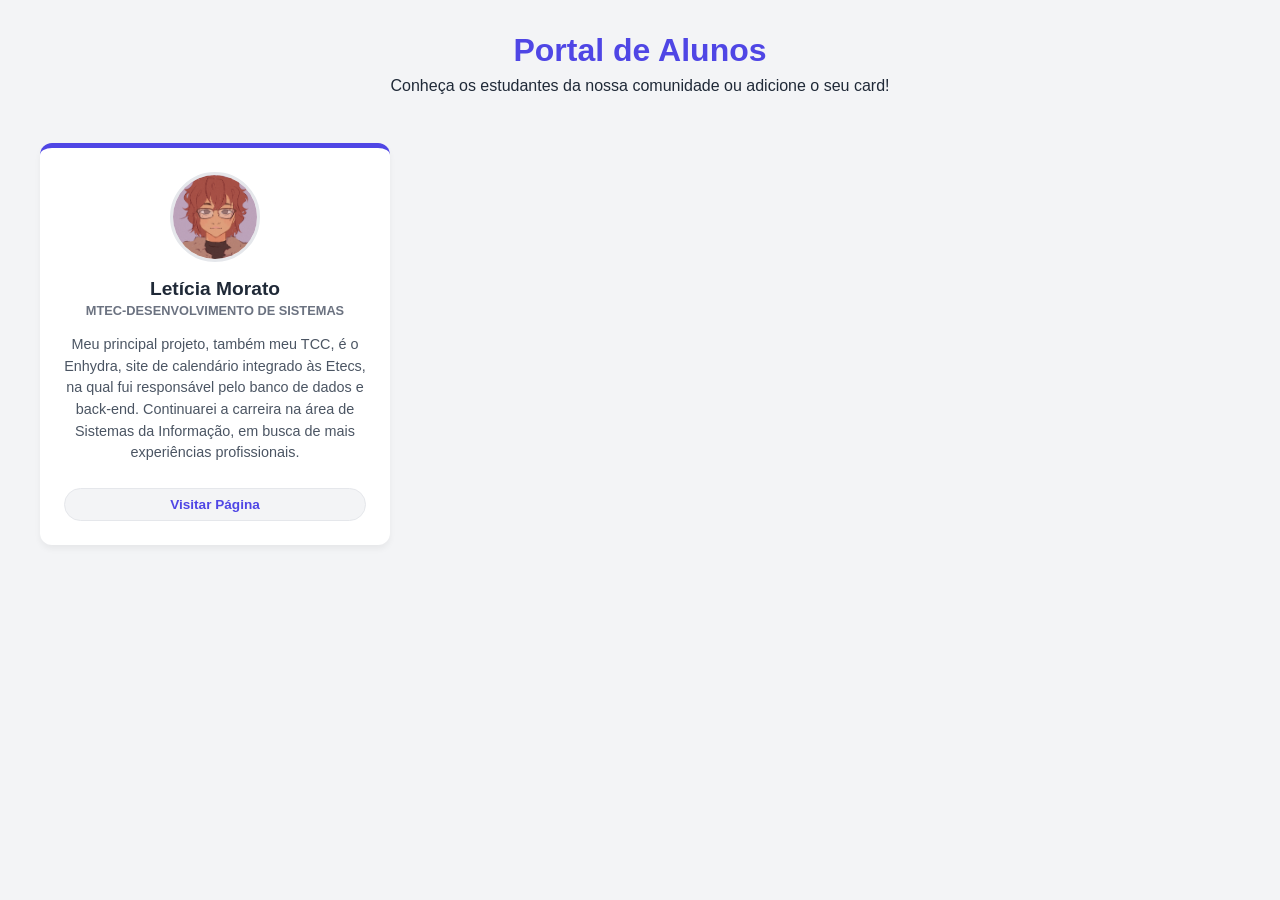
<file: index.html>
<!DOCTYPE html>
<html lang="pt-BR">
<head>
    <meta charset="UTF-8">
    <meta name="viewport" content="width=device-width, initial-scale=1.0">
    <title>Portal dos Alunos - Cards</title>
    <style>
        :root {
            --primary-color: #4f46e5;
            --background: #f3f4f6;
            --card-bg: #ffffff;
            --text-color: #1f2937;
        }

        * {
            box-sizing: border-box;
            margin: 0;
            padding: 0;
            font-family: 'Segoe UI', Tahoma, Geneva, Verdana, sans-serif;
        }

        body {
            background-color: var(--background);
            color: var(--text-color);
            padding: 2rem;
        }

        header {
            text-align: center;
            margin-bottom: 3rem;
        }

        header h1 {
            color: var(--primary-color);
            margin-bottom: 0.5rem;
        }

        .container {
            max-width: 1200px;
            margin: 0 auto;
            display: grid;
            grid-template-columns: 350px 1fr;
            gap: 2rem;
        }

        @media (max-width: 768px) {
            .container {
                grid-template-columns: 1fr;
            }
        }

        /* Formulário */
        .form-section {
            background: var(--card-bg);
            padding: 2rem;
            border-radius: 12px;
            box-shadow: 0 4px 6px rgba(0,0,0,0.05);
            height: fit-content;
        }

        .form-section h2 {
            margin-bottom: 1.5rem;
            font-size: 1.25rem;
        }

        .form-group {
            margin-bottom: 1.2rem;
        }

        .form-group label {
            display: block;
            margin-bottom: 0.5rem;
            font-weight: 600;
            font-size: 0.9rem;
        }

        .form-group input, .form-group textarea {
            width: 100%;
            padding: 0.75rem;
            border: 1px solid #e5e7eb;
            border-radius: 6px;
            font-size: 0.95rem;
        }

        .form-group textarea {
            resize: vertical;
            height: 80px;
        }

        button {
            width: 100%;
            padding: 0.75rem;
            background-color: var(--primary-color);
            color: white;
            border: none;
            border-radius: 6px;
            font-weight: bold;
            cursor: pointer;
            transition: background 0.2s;
        }

        button:hover {
            background-color: #4338ca;
        }

        /* Grade de Cards */
        .cards-grid {
            display: grid;
            grid-template-columns: repeat(auto-fill, minmax(280px, 1fr));
            gap: 1.5rem;
            align-content: start;
        }

        .card {
            background: var(--card-bg);
            padding: 1.5rem;
            border-radius: 12px;
            box-shadow: 0 4px 6px rgba(0,0,0,0.05);
            border-top: 5px solid var(--primary-color);
            transition: transform 0.2s;
            display: flex;
            flex-direction: column;
            align-items: center;
            text-align: center;
        }

        .card:hover {
            transform: translateY(-5px);
        }

        /* Estilo da Foto */
        .card-img {
            width: 90px;
            height: 90px;
            border-radius: 50%;
            object-fit: cover;
            margin-bottom: 1rem;
            border: 3px solid #e5e7eb;
        }

        .card h3 {
            margin-bottom: 0.2rem;
            color: var(--text-color);
            font-size: 1.2rem;
        }

        .card .course {
            font-size: 0.8rem;
            color: #6b7280;
            font-weight: 600;
            text-transform: uppercase;
            margin-bottom: 1rem;
        }

        .card .bio {
            font-size: 0.9rem;
            line-height: 1.5;
            color: #4b5563;
            margin-bottom: 1.5rem;
            flex-grow: 1; /* Empurra o botão de link para o final do card */
        }

        /* Botão da Página Pessoal */
        .card .profile-link {
            display: inline-block;
            padding: 0.5rem 1rem;
            background-color: #f3f4f6;
            color: var(--primary-color);
            text-decoration: none;
            border-radius: 20px;
            font-size: 0.85rem;
            font-weight: 600;
            transition: all 0.2s;
            border: 1px solid #e5e7eb;
            width: 100%;
        }

        .card .profile-link:hover {
            background-color: var(--primary-color);
            color: white;
        }
    </style>
</head>
<body>

    <header>
        <h1>Portal de Alunos</h1>
        <p>Conheça os estudantes da nossa comunidade ou adicione o seu card!</p>
    </header>

    <div class="container">
        
        <!-- Seção onde os Cards vão aparecer -->
        <main class="cards-grid" id="cardsGrid">
            <!-- Card de Exemplo -->
            <div class="card">
                <img src="alunos/leticia-morato/imagens/foto.png" alt="Foto de Letícia" class="card-img">
                <h3>Letícia Morato</h3>
                <div class="course">MTec-Desenvolvimento de Sistemas</div>
                <p class="bio">Meu principal projeto, também meu TCC, é o Enhydra, site de calendário integrado às Etecs, na qual fui responsável pelo banco de dados e back-end. 
                    Continuarei a carreira na área de Sistemas da Informação, em busca de mais experiências profissionais.</p>
                <a href="alunos/leticia-morato/index.html" target="_blank" class="profile-link">Visitar Página</a>
            </div>
        </main>
    </div>

    <script>
        const form = document.getElementById('studentForm');
        const grid = document.getElementById('cardsGrid');
        
        // Imagem padrão caso o aluno não coloque nenhuma URL
        const defaultPhoto = "https://flaticon.com";

        form.addEventListener('submit', function(event) {
            event.preventDefault();

            const name = document.getElementById('name').value;
            const course = document.getElementById('course').value;
            const photo = document.getElementById('photo').value || defaultPhoto;
            const website = document.getElementById('website').value;
            const bio = document.getElementById('bio').value;

            const newCard = document.createElement('div');
            newCard.classList.add('card');

            // Monta o HTML interno do card
            let cardHTML = `
                <img src="${photo}" alt="Foto de ${name}" class="card-img" onerror="this.src='${defaultPhoto}'">
                <h3>${name}</h3>
                <div class="course">${course}</div>
                <p class="bio">${bio}</p>
            `;

            // Só adiciona o botão de link se o usuário tiver preenchido o campo
            if (website) {
                cardHTML += `<a href="${website}" target="_blank" class="profile-link">Visitar Página</a>`;
            }

            newCard.innerHTML = cardHTML;
            grid.insertBefore(newCard, grid.firstChild);
            form.reset();
        });
    </script>
</body>
</html>
</file>
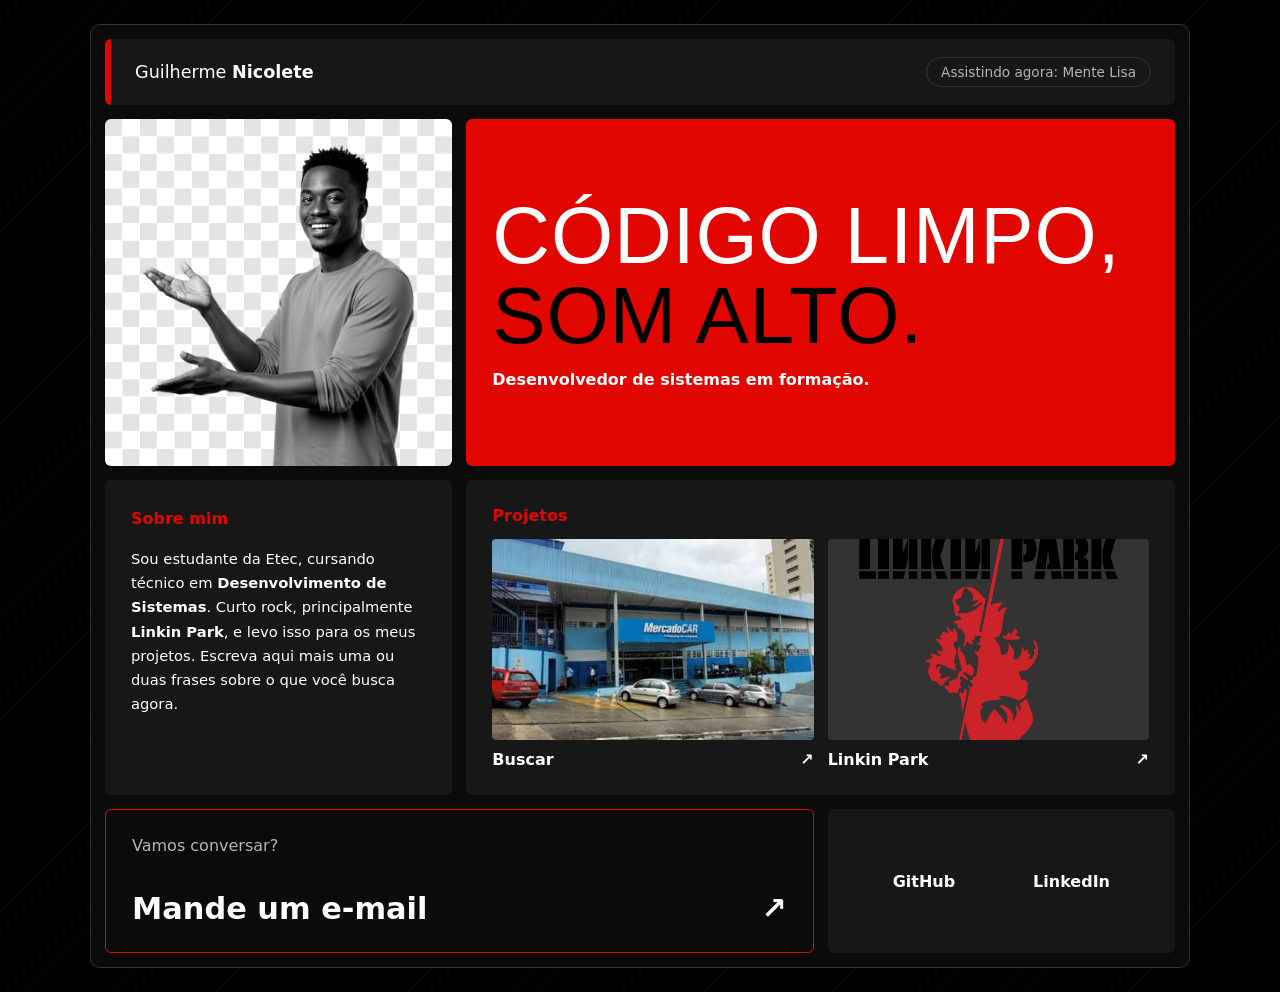
<file: alunos/guilherme-nicolete/index.html>
<html lang="pt-BR">
<head>
  <meta charset="UTF-8">
  <meta name="viewport" content="width=device-width, initial-scale=1">
  <title>Guilherme Nicolete | Portfólio</title>
  <link rel="stylesheet" href="style.css">
</head>
<body>
  <main class="painel">

    <header class="topo">
      <span class="nome">Guilherme <strong>Nicolete</strong></span>
      <span class="chip">Assistindo agora: Mente Lisa</span>
    </header>

    <div class="foto">
      <img src="foto.png" alt="Foto de Guilherme Nicolete">
    </div>

    <section class="bloco titulo">
      <h1>Código limpo, <em>som alto.</em></h1>
      <p>Desenvolvedor de sistemas em formação.</p>
    </section>

    <section class="bloco sobre">
      <h2>Sobre mim</h2>
      <p>Sou estudante da Etec, cursando técnico em <strong>Desenvolvimento de Sistemas</strong>. Curto rock, principalmente <strong>Linkin Park</strong>, e levo isso para os meus projetos. Escreva aqui mais uma ou duas frases sobre o que você busca agora.</p>
    </section>

    <section class="bloco projetos">
      <h2>Projetos</h2>
      <div class="lista">
        <a class="projeto" href="COLE-AQUI-O-LINK-DO-BUSCAR" target="_blank" rel="noopener">
          <img src="buscar.png" alt="Print do projeto Buscar">
          <span>Buscar <b>↗</b></span>
        </a>
        <a class="projeto" href="COLE-AQUI-O-LINK-DO-PROJETO-LINKIN-PARK" target="_blank" rel="noopener">
          <img src="linkinpark.png" alt="Print do projeto Linkin Park">
          <span>Linkin Park <b>↗</b></span>
        </a>
      </div>
    </section>

    <a class="bloco contato" href="mailto:COLE-AQUI-SEU-EMAIL">
      <span>Vamos conversar?</span>
      <strong>Mande um e-mail <b>↗</b></strong>
    </a>

    <nav class="bloco redes">
      <a href="COLE-AQUI-SEU-GITHUB" target="_blank" rel="noopener">GitHub</a>
      <a href="COLE-AQUI-SEU-LINKEDIN" target="_blank" rel="noopener">LinkedIn</a>
    </nav>

  </main>
</body>
</html>
</file>
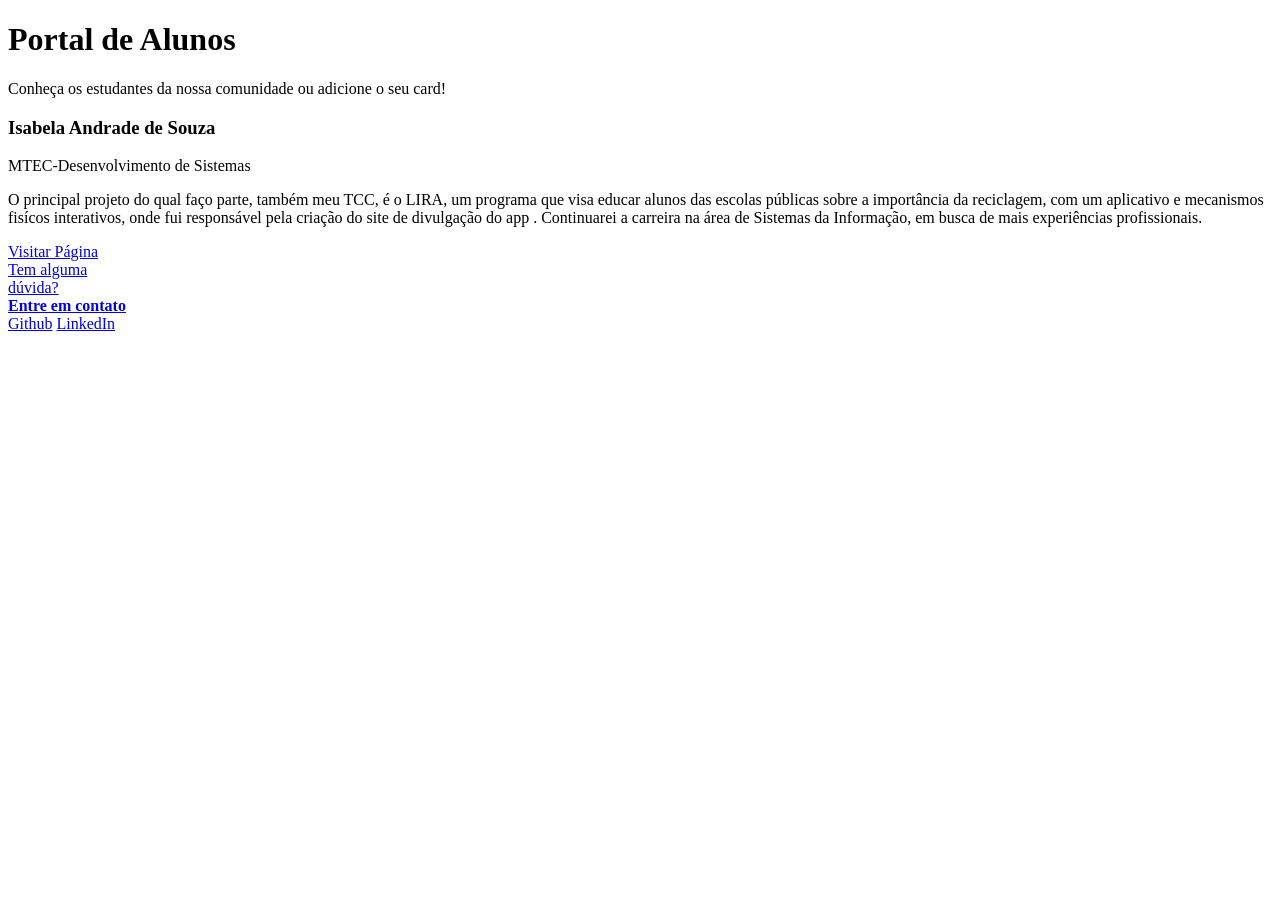
<file: alunos/isabela-andrade/index.html>
<!DOCTYPE html>
<html lang="pt-BR">
<head>
    <meta charset="UTF-8">
    <meta name="viewport" content="width=device-width, initial-scale=1.0">
    <title>Portal dos Alunos - Cards</title>

<body>
 <header>
        <h1>Portal de Alunos</h1>
        <p>Conheça os estudantes da nossa comunidade ou adicione o seu card!</p>
    </header>

    <div class="container">
        
        <!-- Seção onde os Cards vão aparecer -->
        <main class="cards-grid" id="cardsGrid">
            <!-- Card de Exemplo -->
            <div class="card">
               
                <h3>Isabela Andrade de Souza</h3>
                <div class="course">MTEC-Desenvolvimento de Sistemas</div>
                <p class="bio">O principal projeto do qual faço parte, também meu TCC, é o LIRA, um programa que visa educar alunos das escolas públicas
 sobre a importância da reciclagem, com um aplicativo e mecanismos fisícos interativos, onde
fui responsável pela criação do site de divulgação do app . 
     Continuarei a carreira na área de Sistemas da Informação, em busca de mais experiências profissionais.</p>
                <a href="alunos//index.html" target="_blank" class="profile-link">Visitar Página</a>

  <a class="card contato" href="andradedesouzaisabela4@gmail.com" id="contato">
                <div class="linha-topo"><span>Tem alguma <br>dúvida?</span></div>
                <strong>Entre em contato</strong>
            </a>

            <footer class="card social">
            <a href="https://github.com/isabelaescola5-rgb">Github</a>
            <a href="linkedin.com/in/isabela-andrade-de-souza-02424737b">LinkedIn</a>
            </footer>

            </div>
        </main>
    </div>
</body>
</html>
</file>
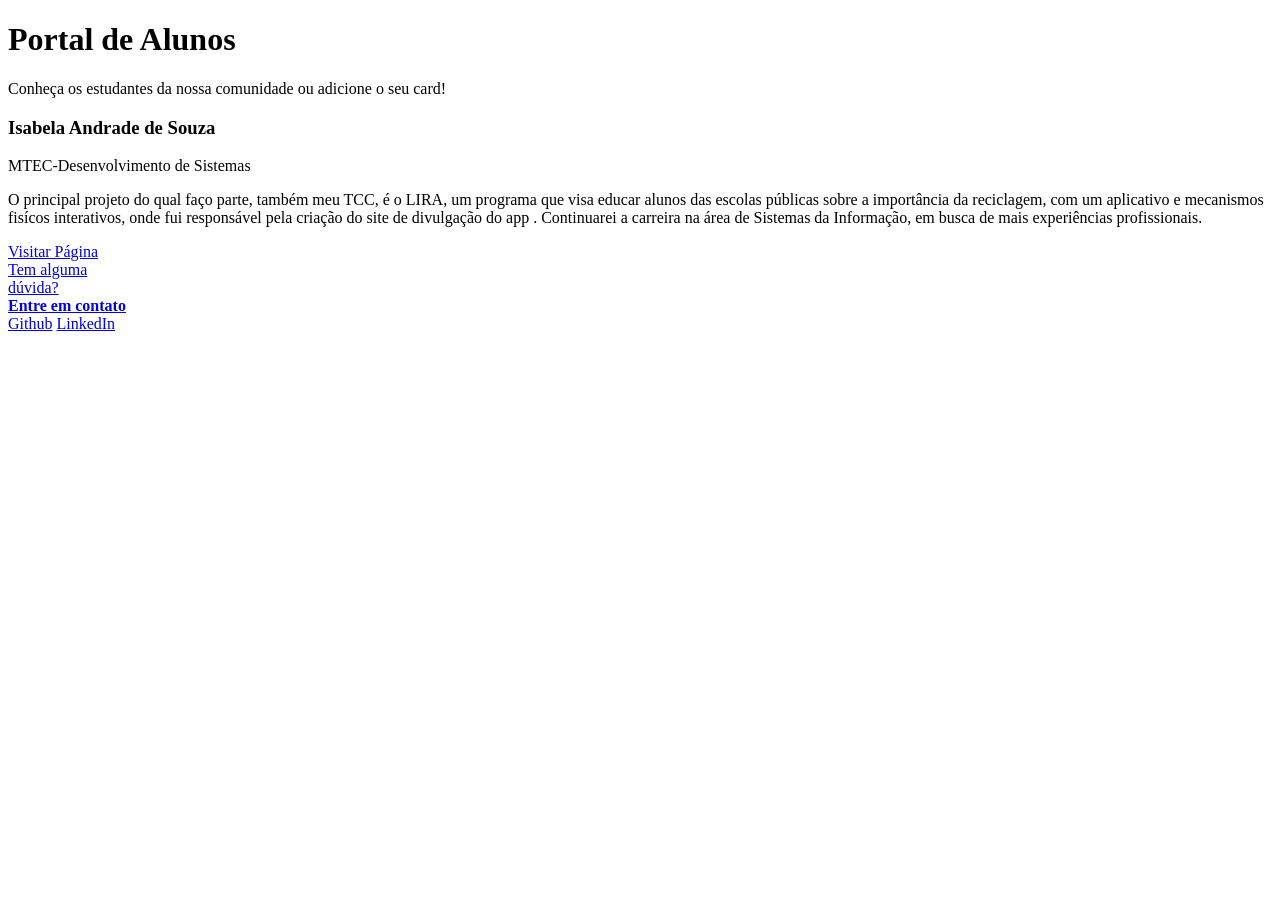
<file: alunos/isabela_andrade/index.html>
<!DOCTYPE html>
<html lang="pt-BR">
<head>
    <meta charset="UTF-8">
    <meta name="viewport" content="width=device-width, initial-scale=1.0">
    <title>Portal dos Alunos - Cards</title>

<body>
 <header>
        <h1>Portal de Alunos</h1>
        <p>Conheça os estudantes da nossa comunidade ou adicione o seu card!</p>
    </header>

    <div class="container">
        
        <!-- Seção onde os Cards vão aparecer -->
        <main class="cards-grid" id="cardsGrid">
            <!-- Card de Exemplo -->
            <div class="card">
               
                <h3>Isabela Andrade de Souza</h3>
                <div class="course">MTEC-Desenvolvimento de Sistemas</div>
                <p class="bio">O principal projeto do qual faço parte, também meu TCC, é o LIRA, um programa que visa educar alunos das escolas públicas
 sobre a importância da reciclagem, com um aplicativo e mecanismos fisícos interativos, onde
fui responsável pela criação do site de divulgação do app . 
     Continuarei a carreira na área de Sistemas da Informação, em busca de mais experiências profissionais.</p>
                <a href="alunos//index.html" target="_blank" class="profile-link">Visitar Página</a>

  <a class="card contato" href="andradedesouzaisabela4@gmail.com" id="contato">
                <div class="linha-topo"><span>Tem alguma <br>dúvida?</span></div>
                <strong>Entre em contato</strong>
            </a>

            <footer class="card social">
            <a href="https://github.com/isabelaescola5-rgb">Github</a>
            <a href="linkedin.com/in/isabela-andrade-de-souza-02424737b">LinkedIn</a>
            </footer>

          
        </main>
    </div>
</body>
</html>
</file>
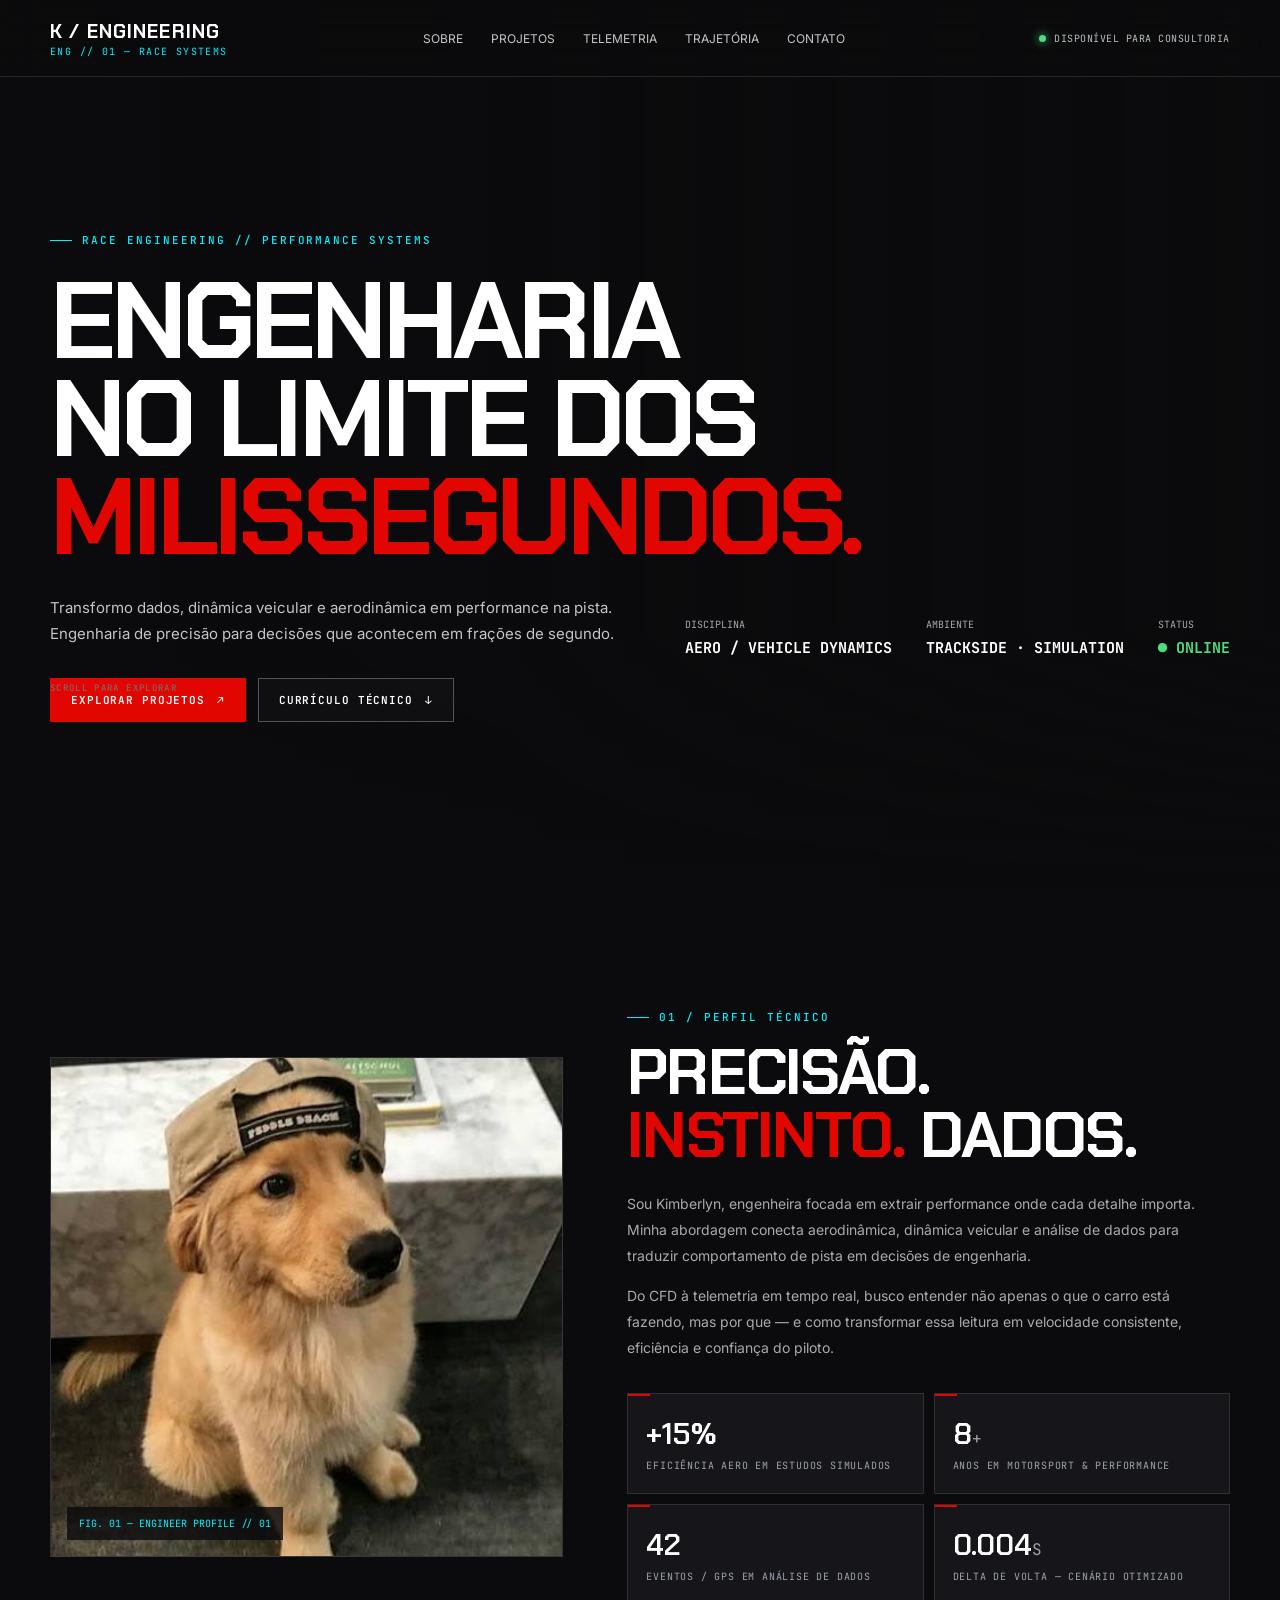
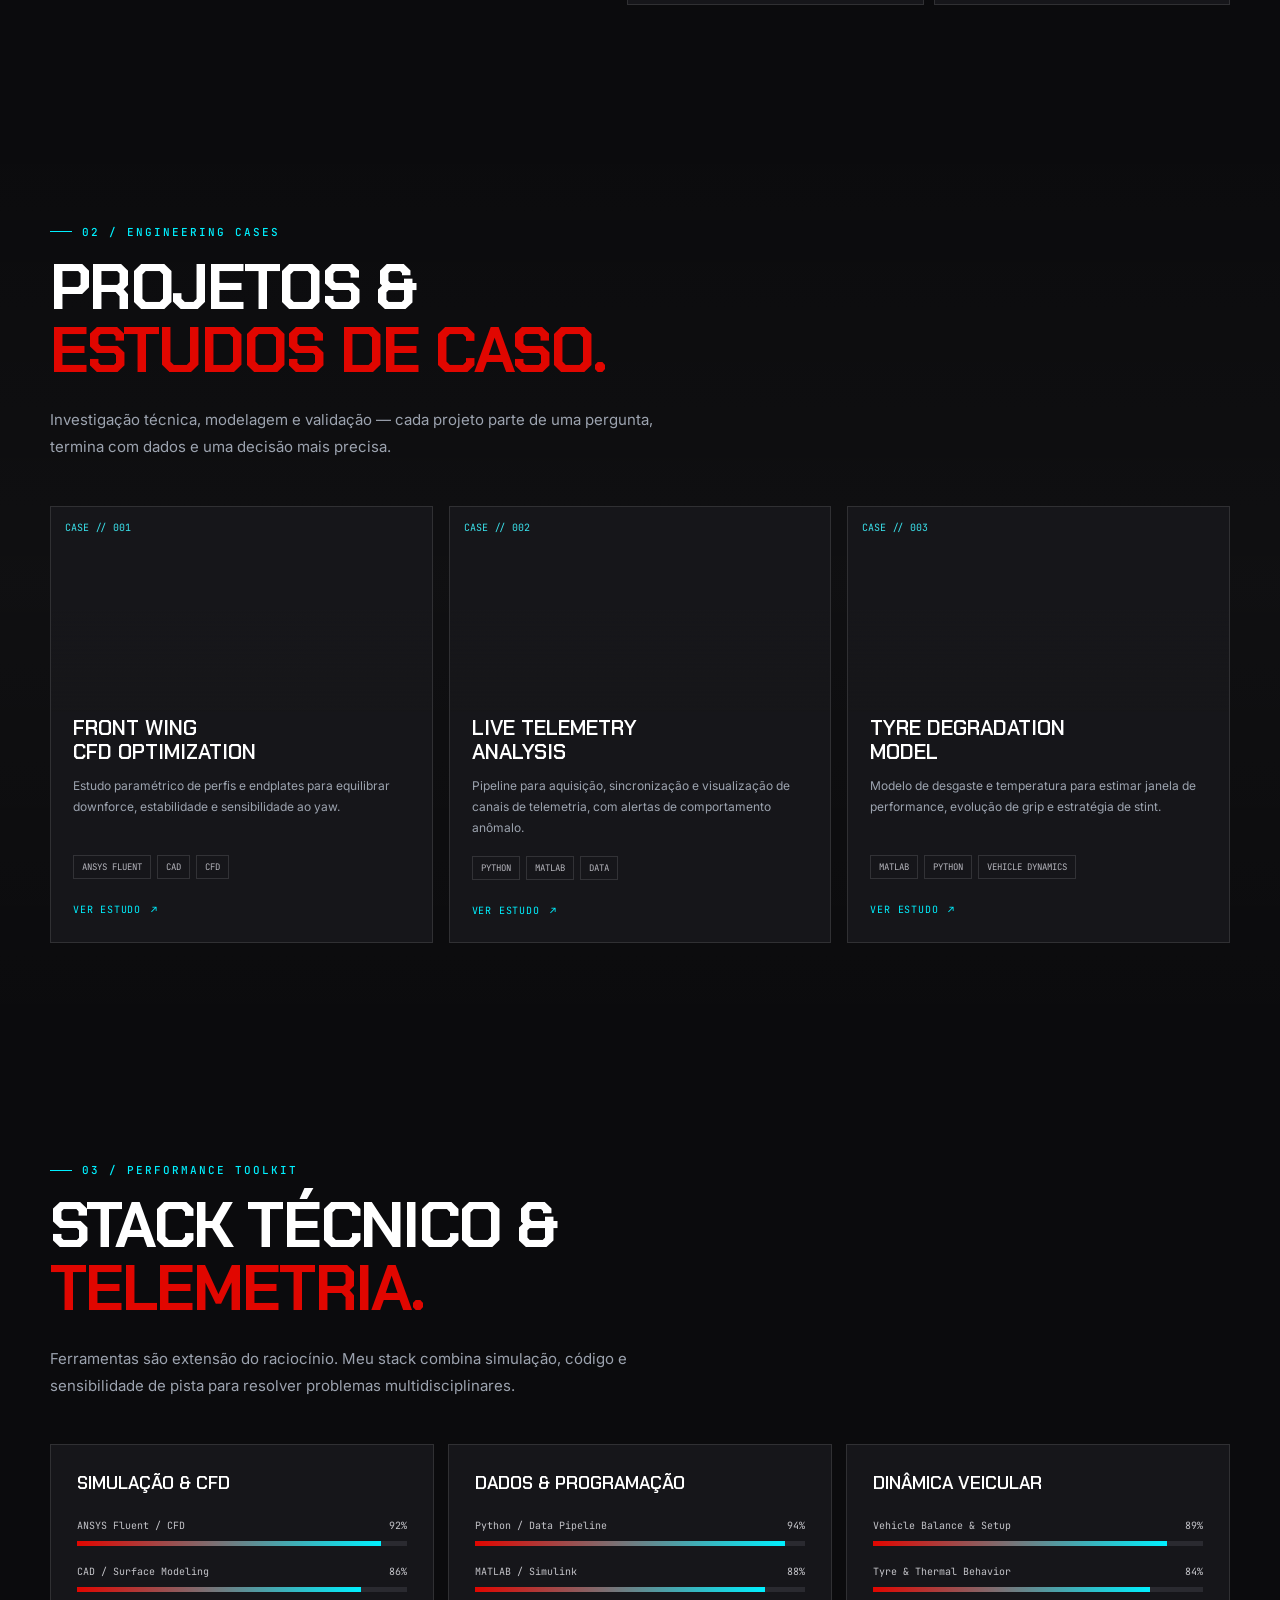
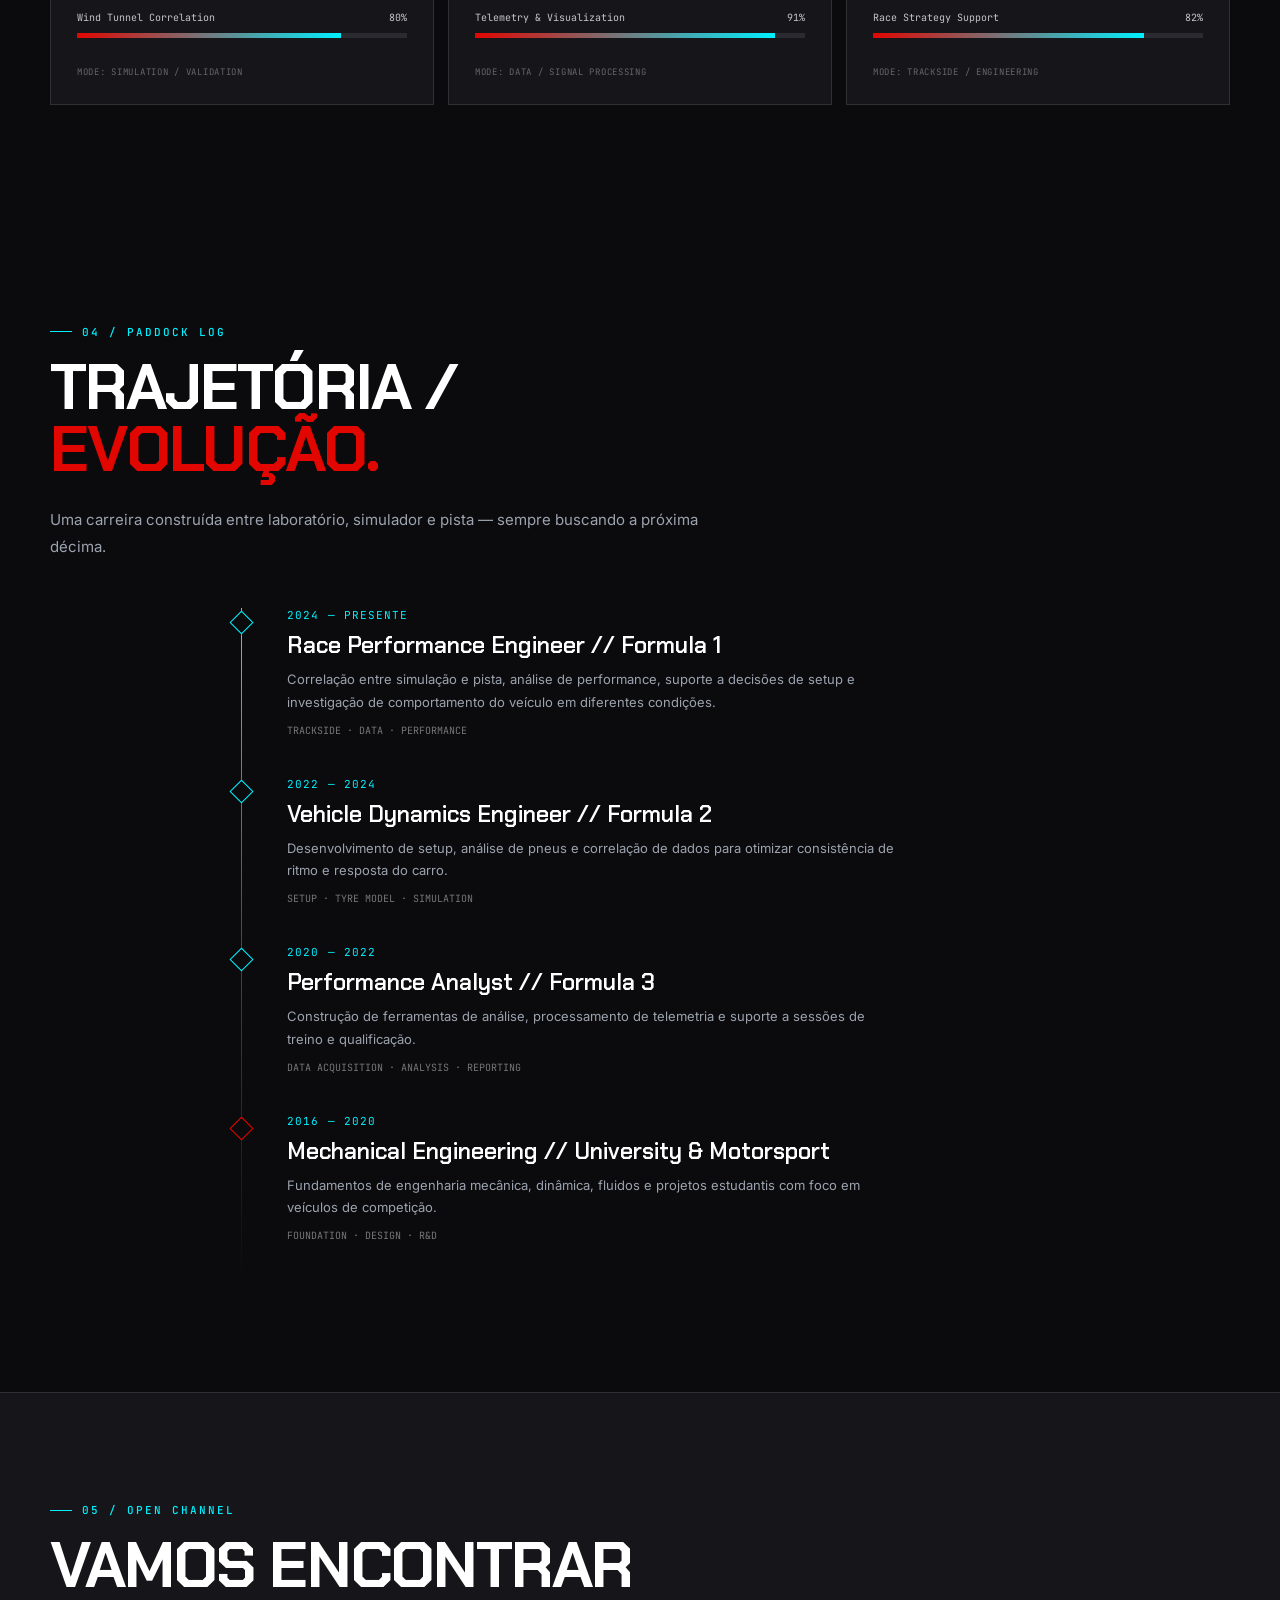
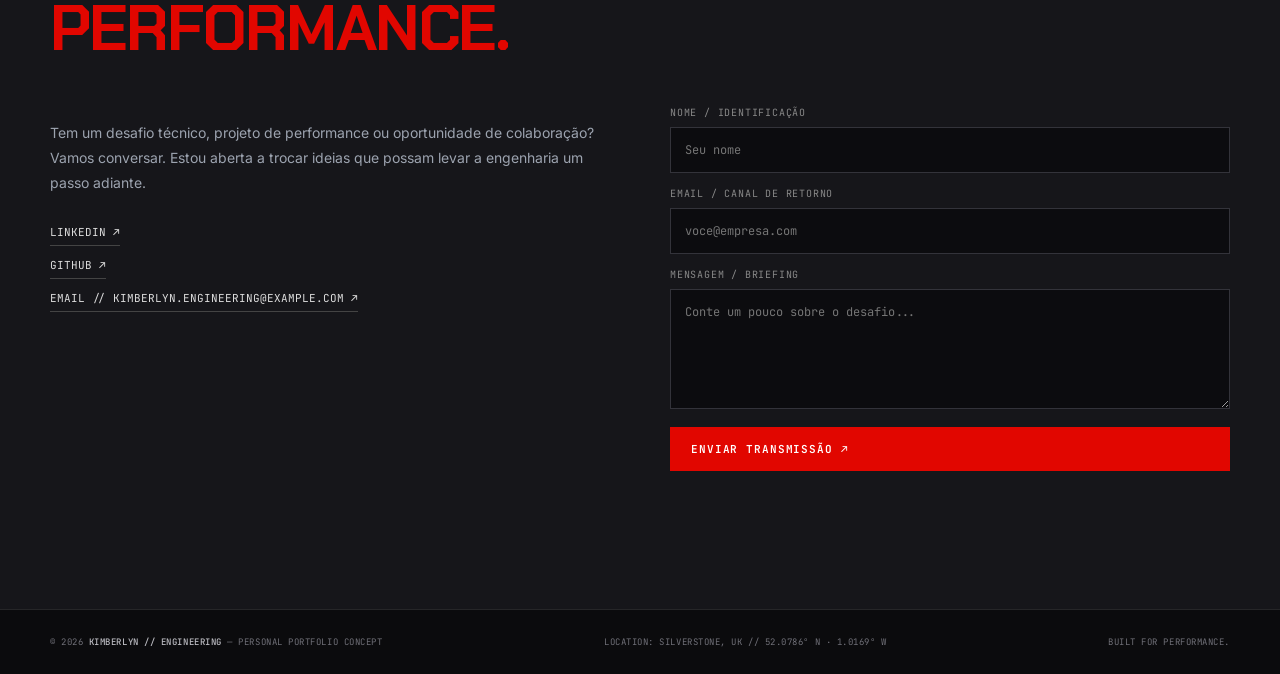
<file: alunos/Kimberlyn-silva/index.html>
<!DOCTYPE html>
<html lang="pt-BR">

<head>
    <meta charset="UTF-8">
    <meta name="viewport" content="width=device-width, initial-scale=1.0">
    <meta name="theme-color" content="#0b0b0d">
    <title>Kimberlyn | Race Engineering Portfolio</title>
    <link rel="preconnect" href="https://fonts.googleapis.com">
    <link rel="preconnect" href="https://fonts.gstatic.com" crossorigin>
    <link
        href="https://fonts.googleapis.com/css2?family=Chakra+Petch:wght@400;500;600;700&family=Inter:wght@400;500;600;700&family=JetBrains+Mono:wght@400;500;600&display=swap"
        rel="stylesheet">
    <link rel="stylesheet" href="style.css">
</head>

<body>
    <nav>
        <div class="container nav-inner"><a class="brand" href="#top">K / ENGINEERING<small>ENG // 01 — RACE
                    SYSTEMS</small></a>
            <div class="nav-links" id="navLinks"><a href="#about">SOBRE</a><a href="#projects">PROJETOS</a><a
                    href="#skills">TELEMETRIA</a><a href="#career">TRAJETÓRIA</a><a href="#contact">CONTATO</a></div>
            <div class="availability"><span class="pulse"></span> DISPONÍVEL PARA CONSULTORIA</div>
        </div>
    </nav>
    <main id="top">
        <section class="hero">
            <div class="hero-bg"></div>
            <div class="container">
                <div class="hero-content reveal">
                    <div class="eyebrow">RACE ENGINEERING // PERFORMANCE SYSTEMS</div>
                    <h1>ENGENHARIA<br>NO LIMITE DOS<br><span class="accent">MILISSEGUNDOS.</span></h1>
                    <p class="hero-sub">Transformo dados, dinâmica veicular e aerodinâmica em performance na pista.
                        Engenharia de precisão para decisões que acontecem em frações de segundo.</p>
                    <div class="actions"><a class="btn btn-red" href="#projects">EXPLORAR PROJETOS <span>↗</span></a><a
                            class="btn btn-ghost" href="#contact">CURRÍCULO TÉCNICO <span>↓</span></a></div>
                </div>
                <div class="hero-data mono">
                    <div>DISCIPLINA<strong>AERO / VEHICLE DYNAMICS</strong></div>
                    <div>AMBIENTE<strong>TRACKSIDE · SIMULATION</strong></div>
                    <div>STATUS<strong style="color:#4ade80">● ONLINE</strong></div>
                </div>
                <div class="scroll-cue">SCROLL PARA EXPLORAR</div>
            </div>
        </section>
        <section class="section" id="about">
            <div class="container about-grid">
                <div class="portrait reveal" id="portrait">
                    <!-- FOTO PESSOAL: coloque sua imagem na mesma pasta deste arquivo HTML e altere o nome no atributo src abaixo. Exemplo: src="minha-foto.png" -->
                    <img class="portrait-photo" src="assets/images.jpg" alt="Foto profissional de Kimberlyn">
                    <div class="portrait-caption">FIG. 01 — ENGINEER PROFILE // 01</div>
                </div>  
                <div class="about-copy reveal">
                    <div class="eyebrow">01 / PERFIL TÉCNICO</div>
                    <h2 class="section-title">PRECISÃO.<br><span>INSTINTO.</span> DADOS.</h2>
                    <p>Sou Kimberlyn, engenheira focada em extrair performance onde cada detalhe importa. Minha
                        abordagem conecta aerodinâmica, dinâmica veicular e análise de dados para traduzir comportamento
                        de pista em decisões de engenharia.</p>
                    <p>Do CFD à telemetria em tempo real, busco entender não apenas o que o carro está fazendo, mas por
                        que — e como transformar essa leitura em velocidade consistente, eficiência e confiança do
                        piloto.</p>
                    <div class="metrics">
                        <div class="metric"><strong>+15%</strong><span>Eficiência aero em estudos simulados</span></div>
                        <div class="metric"><strong>8<span style="font-size:16px">+</span></strong><span>Anos em
                                motorsport & performance</span></div>
                        <div class="metric"><strong>42</strong><span>Eventos / GPs em análise de dados</span></div>
                        <div class="metric"><strong>0.004<span style="font-size:16px">s</span></strong><span>Delta de
                                volta — cenário otimizado</span></div>
                    </div>
                </div>
            </div>
        </section>
        <section class="section projects" id="projects">
            <div class="container">
                <div class="eyebrow">02 / ENGINEERING CASES</div>
                <h2 class="section-title">PROJETOS &<br><span>ESTUDOS DE CASO.</span></h2>
                <p class="intro">Investigação técnica, modelagem e validação — cada projeto parte de uma pergunta,
                    termina com dados e uma decisão mais precisa.</p>
                <div class="project-grid">
                    <article class="project reveal">
                        <div class="project-img"
                            style="background-image:url('https://images.unsplash.com/photo-1558618666-fcd25c85cd64?auto=format&fit=crop&w=1000&q=80')">
                            <span class="project-num">CASE // 001</span></div>
                        <div class="project-body">
                            <h3>Front Wing<br>CFD Optimization</h3>
                            <p>Estudo paramétrico de perfis e endplates para equilibrar downforce, estabilidade e
                                sensibilidade ao yaw.</p>
                            <div class="tags"><span class="tag">ANSYS FLUENT</span><span class="tag">CAD</span><span
                                    class="tag">CFD</span></div><a class="project-link" href="#contact">VER ESTUDO
                                <span>↗</span></a>
                        </div>
                    </article>
                    <article class="project reveal">
                        <div class="project-img"
                            style="background-image:url('https://images.unsplash.com/photo-1486325210207-3b4c8a4a5f0b?auto=format&fit=crop&w=1000&q=80')">
                            <span class="project-num">CASE // 002</span></div>
                        <div class="project-body">
                            <h3>Live Telemetry<br>Analysis</h3>
                            <p>Pipeline para aquisição, sincronização e visualização de canais de telemetria, com
                                alertas de comportamento anômalo.</p>
                            <div class="tags"><span class="tag">PYTHON</span><span class="tag">MATLAB</span><span
                                    class="tag">DATA</span></div><a class="project-link" href="#contact">VER ESTUDO
                                <span>↗</span></a>
                        </div>
                    </article>
                    <article class="project reveal">
                        <div class="project-img"
                            style="background-image:url('https://images.unsplash.com/photo-1511919884226-fd3cad34687c?auto=format&fit=crop&w=1000&q=80')">
                            <span class="project-num">CASE // 003</span></div>
                        <div class="project-body">
                            <h3>Tyre Degradation<br>Model</h3>
                            <p>Modelo de desgaste e temperatura para estimar janela de performance, evolução de grip e
                                estratégia de stint.</p>
                            <div class="tags"><span class="tag">MATLAB</span><span class="tag">PYTHON</span><span
                                    class="tag">VEHICLE DYNAMICS</span></div><a class="project-link" href="#contact">VER
                                ESTUDO <span>↗</span></a>
                        </div>
                    </article>
                </div>
            </div>
        </section>
        <section class="section" id="skills">
            <div class="container">
                <div class="eyebrow">03 / PERFORMANCE TOOLKIT</div>
                <h2 class="section-title">STACK TÉCNICO &<br><span>TELEMETRIA.</span></h2>
                <p class="intro">Ferramentas são extensão do raciocínio. Meu stack combina simulação, código e
                    sensibilidade de pista para resolver problemas multidisciplinares.</p>
                <div class="skills-grid">
                    <div class="skill-panel reveal">
                        <h3>Simulação & CFD</h3>
                        <div class="skill">
                            <div class="skill-label"><span>ANSYS Fluent / CFD</span><span>92%</span></div>
                            <div class="meter"><span style="--level:92%"></span></div>
                        </div>
                        <div class="skill">
                            <div class="skill-label"><span>CAD / Surface Modeling</span><span>86%</span></div>
                            <div class="meter"><span style="--level:86%"></span></div>
                        </div>
                        <div class="skill">
                            <div class="skill-label"><span>Wind Tunnel Correlation</span><span>80%</span></div>
                            <div class="meter"><span style="--level:80%"></span></div>
                        </div>
                        <div class="skill-note">MODE: SIMULATION / VALIDATION</div>
                    </div>
                    <div class="skill-panel reveal">
                        <h3>Dados & Programação</h3>
                        <div class="skill">
                            <div class="skill-label"><span>Python / Data Pipeline</span><span>94%</span></div>
                            <div class="meter"><span style="--level:94%"></span></div>
                        </div>
                        <div class="skill">
                            <div class="skill-label"><span>MATLAB / Simulink</span><span>88%</span></div>
                            <div class="meter"><span style="--level:88%"></span></div>
                        </div>
                        <div class="skill">
                            <div class="skill-label"><span>Telemetry & Visualization</span><span>91%</span></div>
                            <div class="meter"><span style="--level:91%"></span></div>
                        </div>
                        <div class="skill-note">MODE: DATA / SIGNAL PROCESSING</div>
                    </div>
                    <div class="skill-panel reveal">
                        <h3>Dinâmica Veicular</h3>
                        <div class="skill">
                            <div class="skill-label"><span>Vehicle Balance & Setup</span><span>89%</span></div>
                            <div class="meter"><span style="--level:89%"></span></div>
                        </div>
                        <div class="skill">
                            <div class="skill-label"><span>Tyre & Thermal Behavior</span><span>84%</span></div>
                            <div class="meter"><span style="--level:84%"></span></div>
                        </div>
                        <div class="skill">
                            <div class="skill-label"><span>Race Strategy Support</span><span>82%</span></div>
                            <div class="meter"><span style="--level:82%"></span></div>
                        </div>
                        <div class="skill-note">MODE: TRACKSIDE / ENGINEERING</div>
                    </div>
                </div>
            </div>
        </section>
        <section class="section" id="career">
            <div class="container">
                <div class="eyebrow">04 / PADDOCK LOG</div>
                <h2 class="section-title">TRAJETÓRIA /<br><span>EVOLUÇÃO.</span></h2>
                <p class="intro">Uma carreira construída entre laboratório, simulador e pista — sempre buscando a
                    próxima décima.</p>
                <div class="timeline">
                    <div class="time-item reveal">
                        <div class="time-dot"></div>
                        <div class="time-year">2024 — PRESENTE</div>
                        <h3>Race Performance Engineer // Formula 1</h3>
                        <p>Correlação entre simulação e pista, análise de performance, suporte a decisões de setup e
                            investigação de comportamento do veículo em diferentes condições.</p>
                        <div class="time-meta">TRACKSIDE · DATA · PERFORMANCE</div>
                    </div>
                    <div class="time-item reveal">
                        <div class="time-dot"></div>
                        <div class="time-year">2022 — 2024</div>
                        <h3>Vehicle Dynamics Engineer // Formula 2</h3>
                        <p>Desenvolvimento de setup, análise de pneus e correlação de dados para otimizar consistência
                            de ritmo e resposta do carro.</p>
                        <div class="time-meta">SETUP · TYRE MODEL · SIMULATION</div>
                    </div>
                    <div class="time-item reveal">
                        <div class="time-dot"></div>
                        <div class="time-year">2020 — 2022</div>
                        <h3>Performance Analyst // Formula 3</h3>
                        <p>Construção de ferramentas de análise, processamento de telemetria e suporte a sessões de
                            treino e qualificação.</p>
                        <div class="time-meta">DATA ACQUISITION · ANALYSIS · REPORTING</div>
                    </div>
                    <div class="time-item reveal">
                        <div class="time-dot"></div>
                        <div class="time-year">2016 — 2020</div>
                        <h3>Mechanical Engineering // University & Motorsport</h3>
                        <p>Fundamentos de engenharia mecânica, dinâmica, fluidos e projetos estudantis com foco em
                            veículos de competição.</p>
                        <div class="time-meta">FOUNDATION · DESIGN · R&D</div>
                    </div>
                </div>
            </div>
        </section>
        <section class="section contact" id="contact">
            <div class="container">
                <div class="eyebrow">05 / OPEN CHANNEL</div>
                <h2 class="section-title">VAMOS ENCONTRAR<br><span>PERFORMANCE.</span></h2>
                <div class="contact-grid">
                    <div class="contact-info">
                        <p>Tem um desafio técnico, projeto de performance ou oportunidade de colaboração? Vamos
                            conversar. Estou aberta a trocar ideias que possam levar a engenharia um passo adiante.</p>
                        <div class="contact-links"><a href="https://www.linkedin.com/" target="_blank"
                                rel="noreferrer">LINKEDIN ↗</a><a href="https://github.com/" target="_blank"
                                rel="noreferrer">GITHUB ↗</a><a href="mailto:kimberlyn.engineering@example.com">EMAIL //
                                KIMBERLYN.ENGINEERING@EXAMPLE.COM ↗</a></div>
                    </div>
                    <form id="contactForm">
                        <div class="field"><label for="name">NOME / IDENTIFICAÇÃO</label><input id="name" name="name"
                                placeholder="Seu nome" required></div>
                        <div class="field"><label for="email">EMAIL / CANAL DE RETORNO</label><input id="email"
                                name="email" type="email" placeholder="voce@empresa.com" required></div>
                        <div class="field"><label for="message">MENSAGEM / BRIEFING</label><textarea id="message"
                                name="message" placeholder="Conte um pouco sobre o desafio..." required></textarea>
                        </div><button class="btn btn-red" type="submit">ENVIAR TRANSMISSÃO ↗</button>
                        <div class="form-msg" id="formMsg"></div>
                    </form>
                </div>
            </div>
        </section>
    </main>
    <footer class="footer">
        <div class="container footer-inner"><span>© 2026 <b>KIMBERLYN // ENGINEERING</b> — PERSONAL PORTFOLIO
                CONCEPT</span><span>LOCATION: SILVERSTONE, UK // 52.0786° N · 1.0169° W</span><span>BUILT FOR
                PERFORMANCE.</span></div>
    </footer>
</body>

</html>
</file>
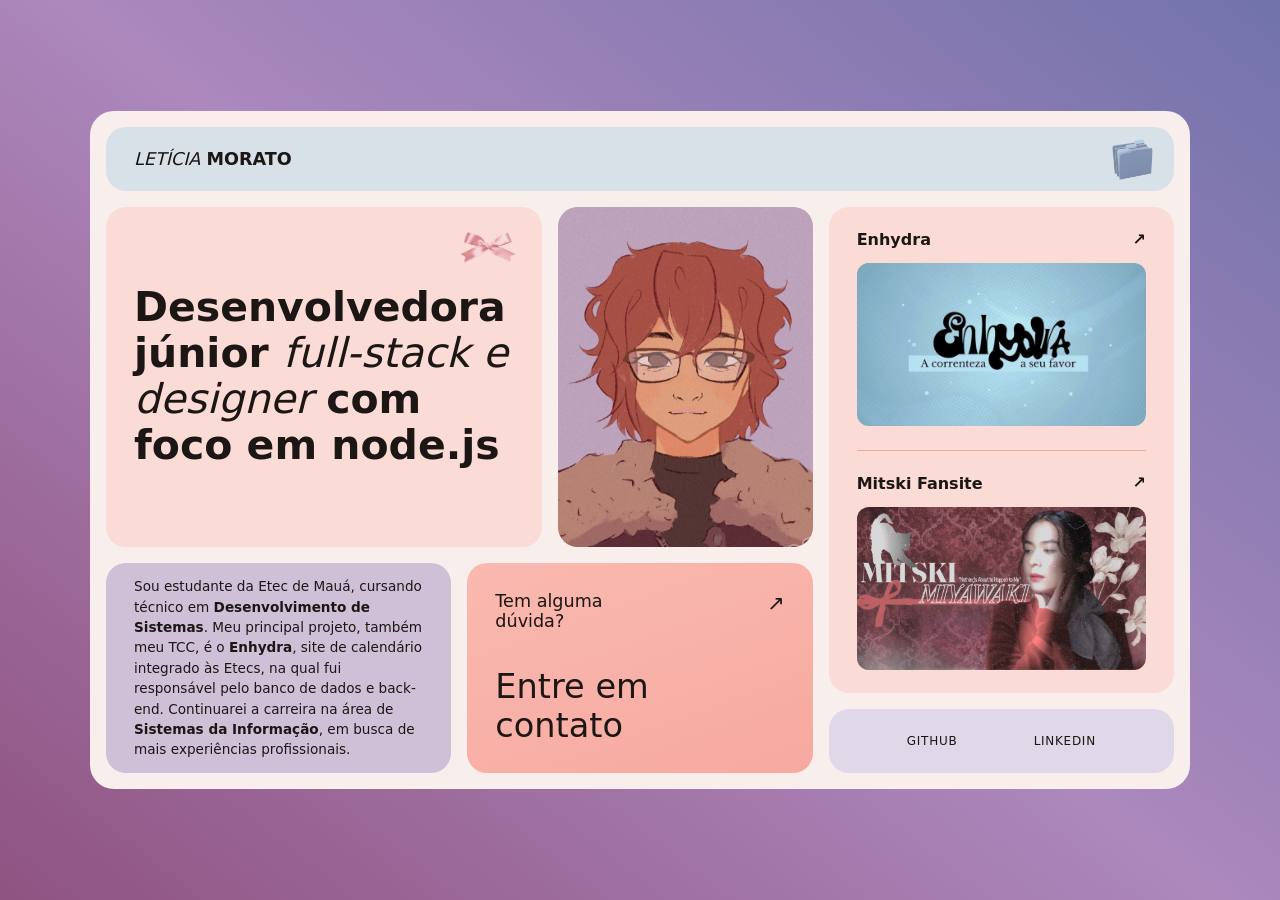
<file: alunos/leticia-morato/index.html>
<!DOCTYPE html>
<html lang="pt-br">
<head>
    <meta charset="UTF-8">
    <meta name="viewport" content="width=device-width, initial-scale=1.0">
    <link rel="stylesheet" href="style.css">
    <title> Portifólio </title>
</head>
<body>
    <div class="pagina">

        <header class="card topo">
            <div class="logo"><span>LETÍCIA</span> MORATO</div>
            <nav>
                <img src="imagens/pastas.png" class="pasta">
            </nav>
        </header>

        <main class="mosaico">

            <section class="card titulo">
                <img src="imagens/bow.png" class="bow">
                <h1>Desenvolvedora júnior <em>full-stack e designer</em> com foco em node.js</h1>
            </section>

            <section class="card foto">
                <img src="imagens/foto.png" alt="Retrato de Letícia Morato">
            </section>

            <aside class="card projetos" id="projetos">

                <a class="projeto-link projeto-item" href="https://genuzcode.github.io/enhydra">
                    <span class="conteudo">
                        <span class="cabecalho"><span>Enhydra</span><span class="seta">↗</span></span>
                        <span class="miniatura"><img src="imagens/enhydra.jpg" alt="Enhydra"></span>
                    </span>
                </a>

                <a class="projeto-link projeto-item" href="https://yvmorato.github.io/mitski/site/archives/">
                    <span class="conteudo">
                        <span class="cabecalho"><span>Mitski Fansite</span><span class="seta">↗</span></span>
                        <span class="miniatura"><img src="imagens/mitski.png" alt="Mitski Fansite"></span>
                    </span>
                </a>

            </aside>

            <section class="card bio" id="sobre">
            <p>
                Sou estudante da Etec de Mauá, cursando técnico em <strong>Desenvolvimento de Sistemas</strong>. 
                Meu principal projeto, também meu TCC, é o <strong>Enhydra</strong>, site de calendário integrado às Etecs, na qual 
                fui responsável pelo banco de dados e back-end. Continuarei a carreira na área de
                <strong>Sistemas da Informação</strong>, em busca de mais experiências profissionais.
            </p>
            </section>

            <a class="card contato" href="mailto:morato.lrs@gmail.com" id="contato">
                <div class="linha-topo"><span>Tem alguma <br>dúvida?</span><b>↗</b></div>
                <strong>Entre em contato</strong>
            </a>

            <footer class="card social">
            <a href="https://github.com/yvmorato">Github</a>
            <a href="https://www.linkedin.com/in/morato-lrs/">LinkedIn</a>
            </footer>

        </main>
    </div>
</body>
</html>
</file>
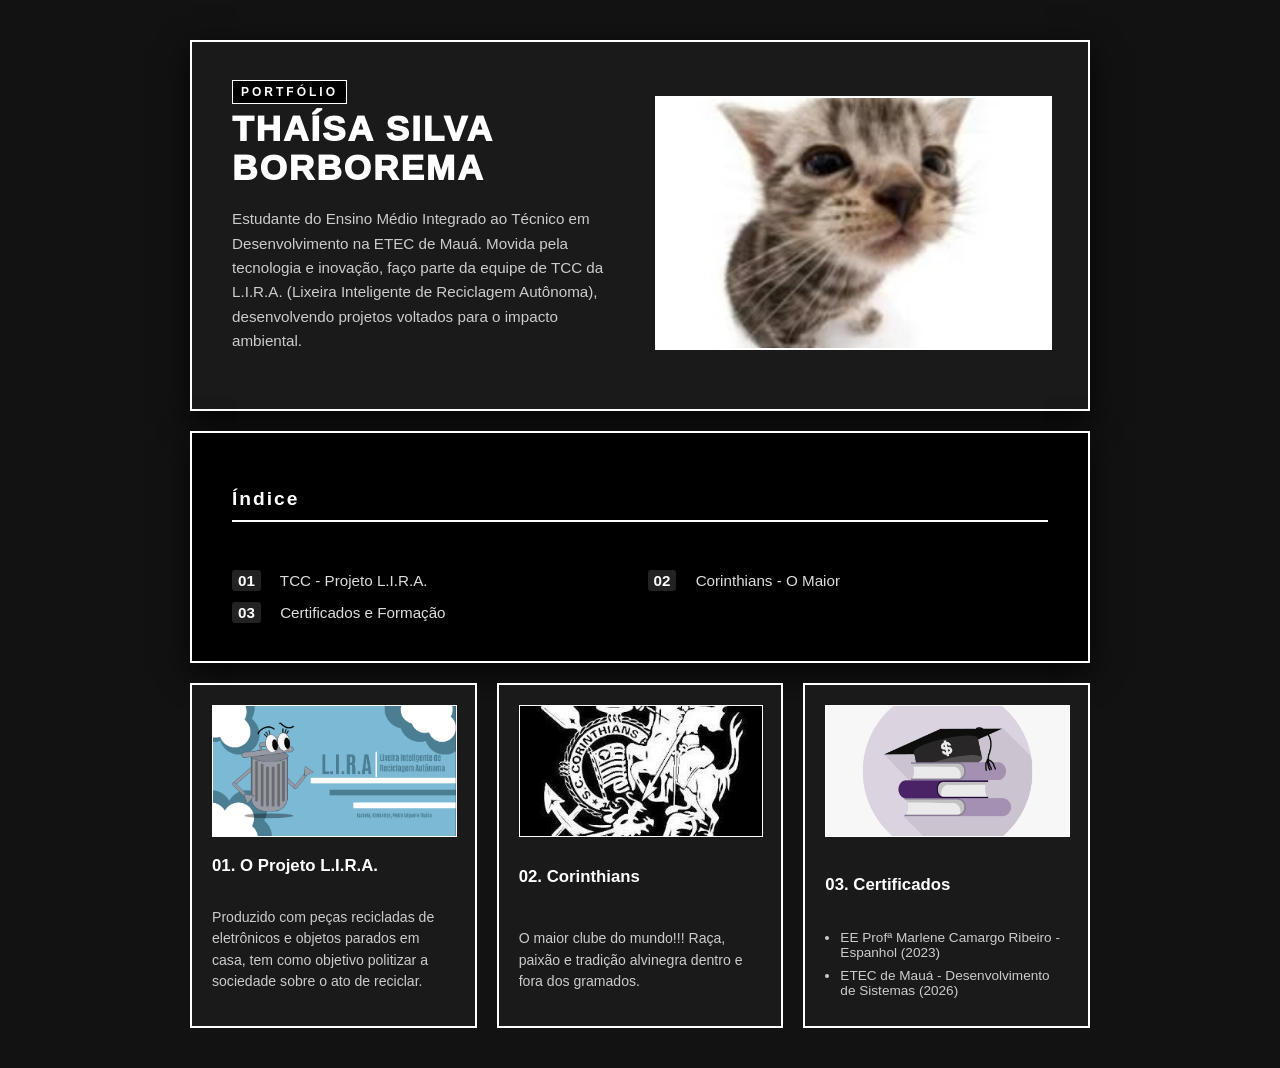
<file: alunos/thaisa-silva/index.html>
<!DOCTYPE html>
<html lang="pt-PT">
<head>
    <meta charset="UTF-8">
    <meta name="viewport" content="width=device-width, initial-scale=1.0">
    <title>Portfólio - Thaísa Silva</title>
    <link rel="stylesheet" href="style.css">
</head>
<body>

    <main class="portfolio-container">
        <!-- Bloco 1: Apresentação -->
        <section class="card hero-card">
            <div class="hero-text">
                <span class="tag">PORTFÓLIO</span>
                <h1>THAÍSA SILVA<br>BORBOREMA</h1>
                <p>Estudante do Ensino Médio Integrado ao Técnico em Desenvolvimento na ETEC de Mauá. Movida pela tecnologia e inovação, faço parte da equipe de TCC da L.I.R.A. (Lixeira Inteligente de Reciclagem Autônoma), desenvolvendo projetos voltados para o impacto ambiental.</p>
            </div>
            <div class="hero-image" align="center">
                <img src="imagens/gatotsbs.jpg" alt="Foto de Apresentação">
            </div>
        </section>

        <!-- Bloco 2: Índice -->
        <section class="card contents-card">
            <h2>Índice</h2>
            <ul class="contents-list">
                <li><span>01</span> TCC - Projeto L.I.R.A.</li>
                <li><span>02</span> Corinthians - O Maior</li>
                <li><span>03</span> Certificados e Formação</li>
            </ul>
        </section>

        <!-- Bloco 3: Três Blocos Visuais Lado a Lado -->
        <section class="container-tres-blocos">
            
            <div class="card-pequeno">
                <div align="center">
                    <img src="imagens/lira.PNG" alt="Projeto L.I.R.A." width="100%">
                </div>
                <h3>01. O Projeto L.I.R.A.</h3>
                <p>Produzido com peças recicladas de eletrônicos e objetos parados em casa, tem como objetivo politizar a sociedade sobre o ato de reciclar.</p>
            </div>

            <div class="card-pequeno">
                <div align="center">
                    <img src="imagens/img.jfif" alt="Corinthians" width="100%">
                </div>
                <h3>02. Corinthians</h3>
                <p>O maior clube do mundo!!! Raça, paixão e tradição alvinegra dentro e fora dos gramados.</p>
            </div>

            <div class="card-pequeno">
                <div align="center">
                    <img src="imagens/certificados.png" alt="Certificados" width="100%">
                </div>
                <h3>03. Certificados</h3>
                <ul class="lista-certificados">
                    <li>EE Profª Marlene Camargo Ribeiro - Espanhol (2023)</li>
                    <li>ETEC de Mauá - Desenvolvimento de Sistemas (2026)</li>
                </ul>
            </div>

        </section>
    </main>

</body>
</html>
</file>
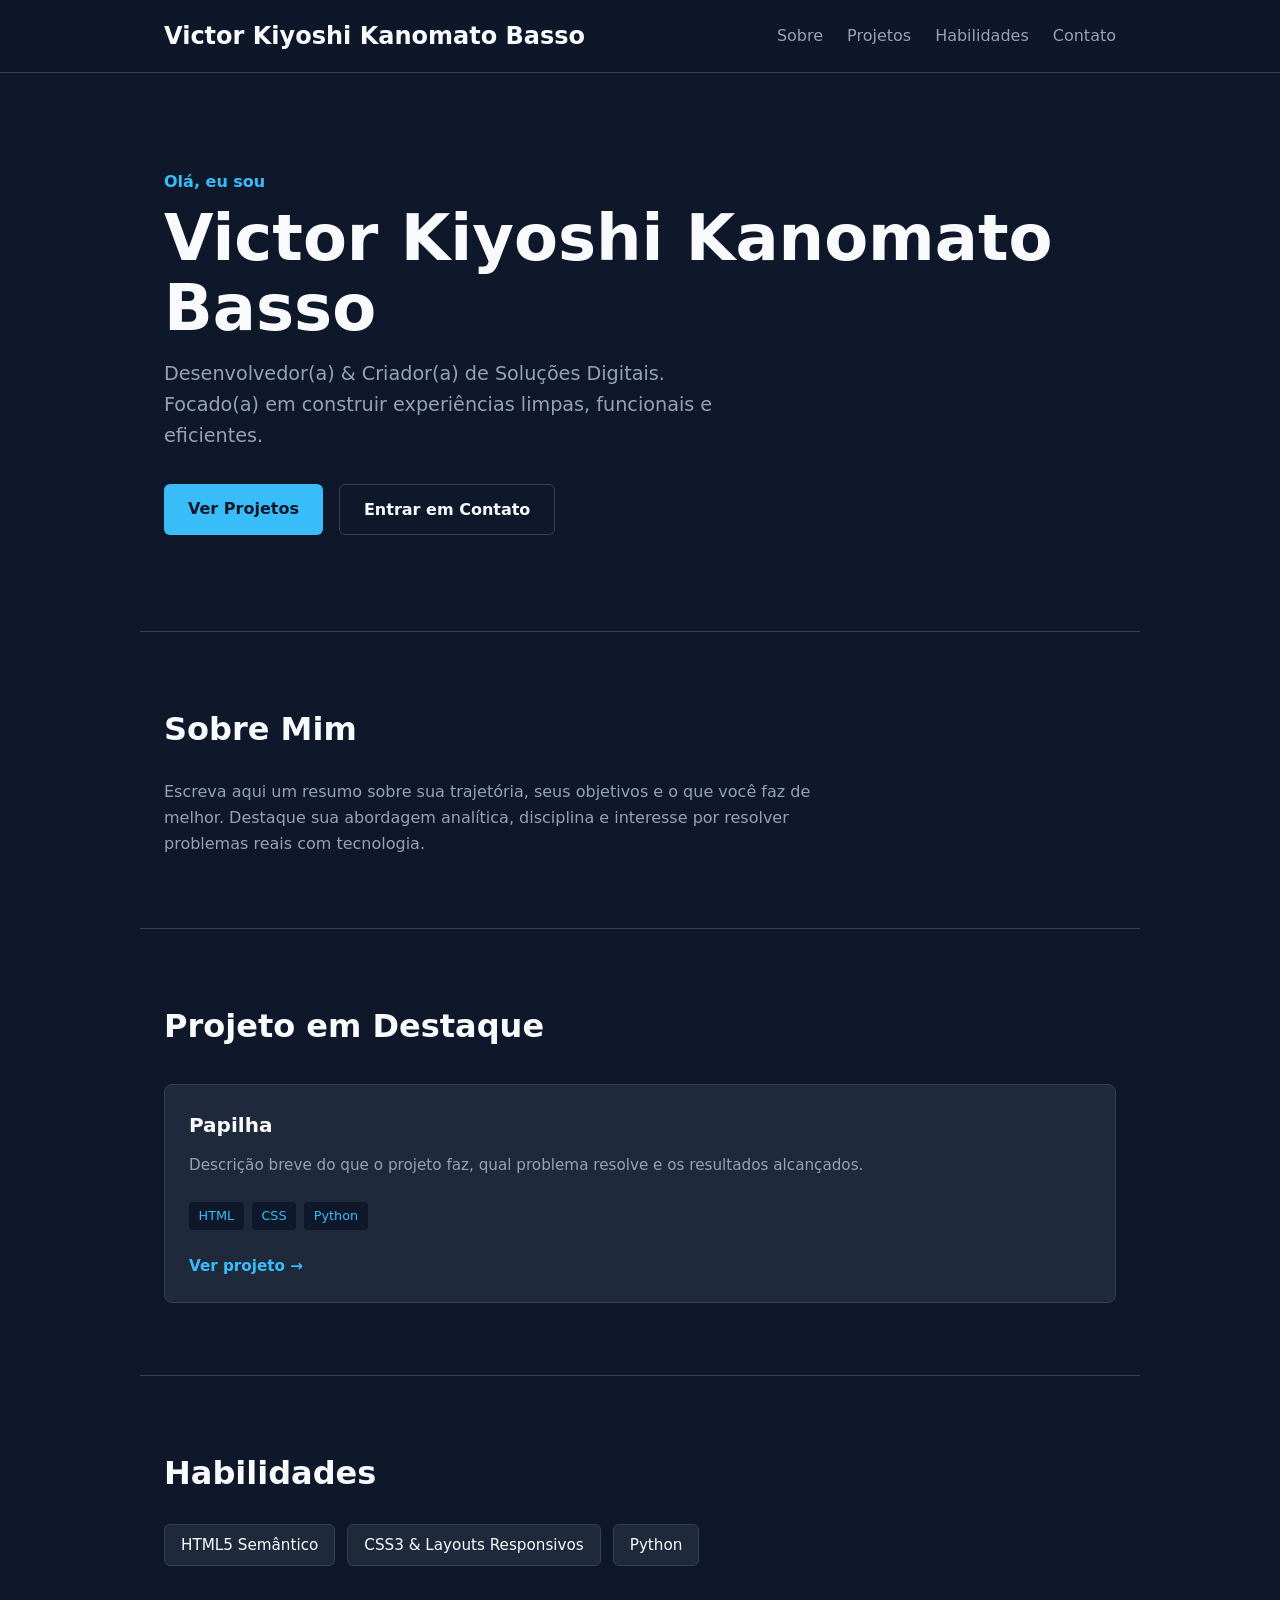
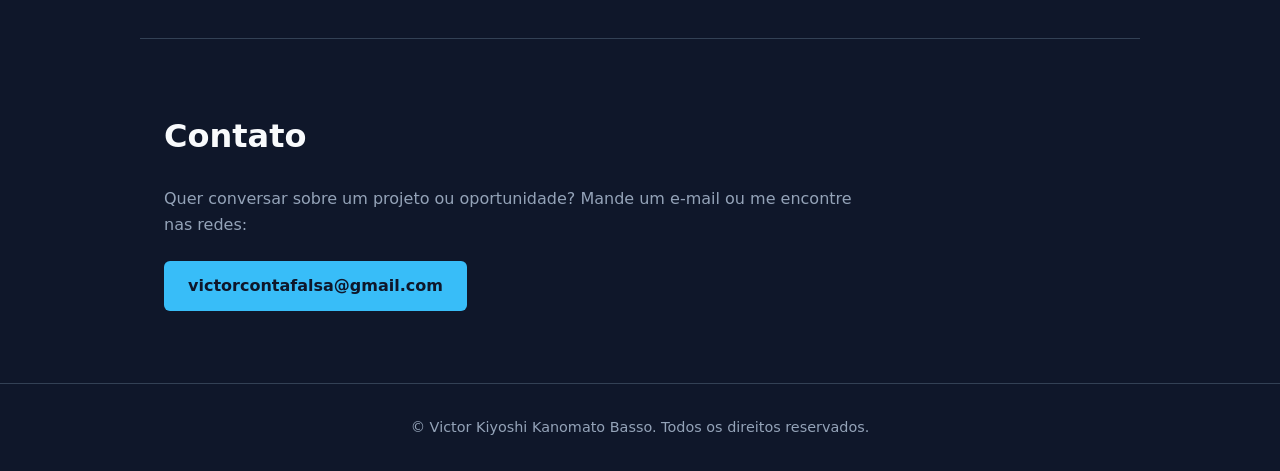
<file: alunos/victor-kiyoshi/index.html>
<!DOCTYPE html>
<html lang="pt-BR">
<head>
    <meta charset="UTF-8">
    <meta name="viewport" content="width=device-width, initial-scale=1.0">
    <title>Meu Portfólio</title>
    <link rel="stylesheet" href="style.css">
</head>
<body>

    <header>
        <nav class="container">
            <a href="#inicio" class="logo">Victor Kiyoshi Kanomato Basso</a>
            <ul class="menu">
                <li><a href="#sobre">Sobre</a></li>
                <li><a href="#projetos">Projetos</a></li>
                <li><a href="#habilidades">Habilidades</a></li>
                <li><a href="#contato">Contato</a></li>
            </ul>
        </nav>
    </header>

    <main>
        <section id="inicio" class="hero container">
            <p class="destaque">Olá, eu sou</p>
            <h1>Victor Kiyoshi Kanomato Basso</h1>
            <p class="subtitulo">Desenvolvedor(a) & Criador(a) de Soluções Digitais. Focado(a) em construir experiências limpas, funcionais e eficientes.</p>
            <div class="acoes">
                <a href="#projetos" class="btn btn-primario">Ver Projetos</a>
                <a href="#contato" class="btn btn-secundario">Entrar em Contato</a>
            </div>
        </section>

        <section id="sobre" class="secao container">
            <h2>Sobre Mim</h2>
            <p>
                Escreva aqui um resumo sobre sua trajetória, seus objetivos e o que você faz de melhor. 
                Destaque sua abordagem analítica, disciplina e interesse por resolver problemas reais com tecnologia.
            </p>
        </section>

        <section id="projetos" class="secao container">
            <h2>Projeto em Destaque</h2>
            <div class="grade-projetos">
                <article class="card">
                    <h3>Papilha</h3>
                    <p>Descrição breve do que o projeto faz, qual problema resolve e os resultados alcançados.</p>
                    <ul class="tags">
                        <li>HTML</li>
                        <li>CSS</li>
                        <li>Python</li>
                    </ul>
                    <a href="#" class="link-projeto">Ver projeto &rarr;</a>
                </article>
            </div>
        </section>

        <section id="habilidades" class="secao container">
            <h2>Habilidades</h2>
            <ul class="lista-habilidades">
                <li>HTML5 Semântico</li>
                <li>CSS3 & Layouts Responsivos</li>
                <li>Python</li>
            </ul>
        </section>

        <section id="contato" class="secao container">
            <h2>Contato</h2>
            <p>Quer conversar sobre um projeto ou oportunidade? Mande um e-mail ou me encontre nas redes:</p>
            <div class="links-contato">
                <a href="mailto:victorcontafalsa@gmail.com" class="btn btn-primario">victorcontafalsa@gmail.com</a>
            </div>
        </section>
    </main>

    <footer>
        <div class="container">
            <p>&copy; Victor Kiyoshi Kanomato Basso. Todos os direitos reservados.</p>
        </div>
    </footer>

</body>
</html>
</file>
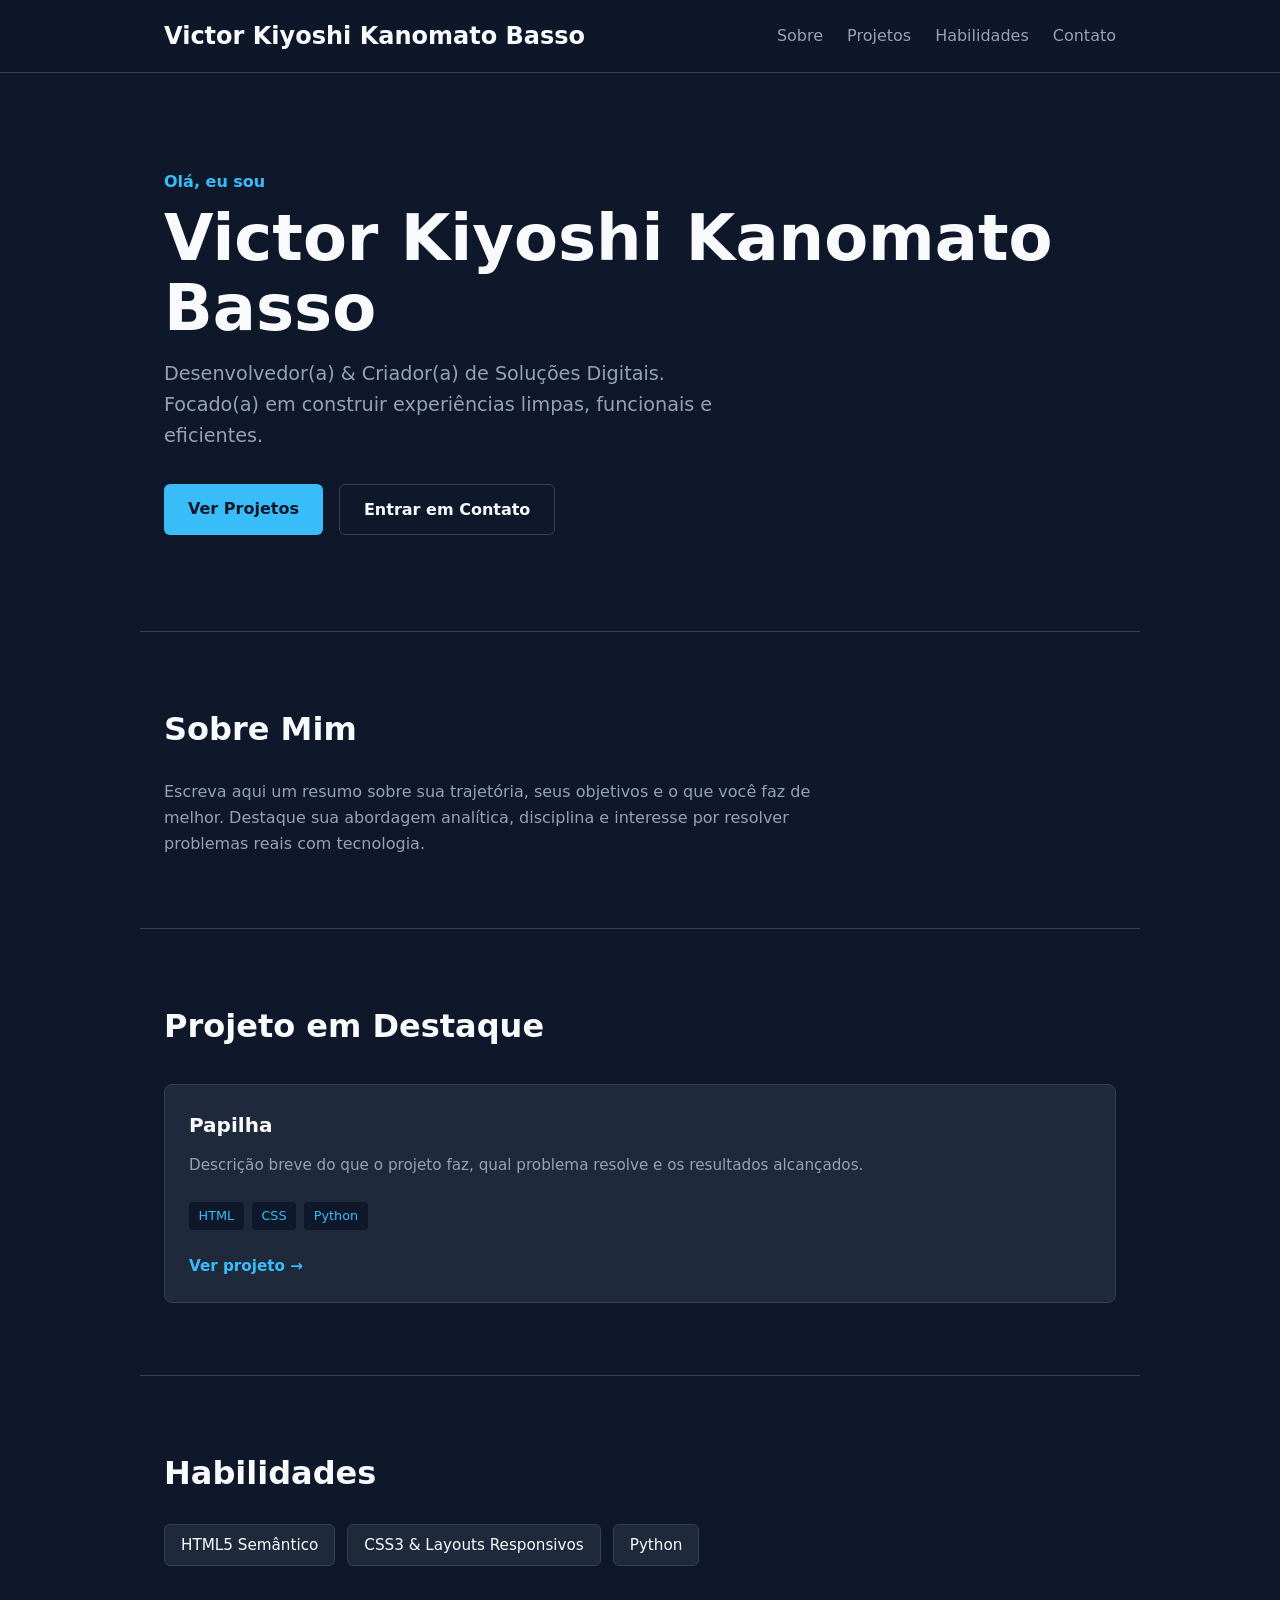
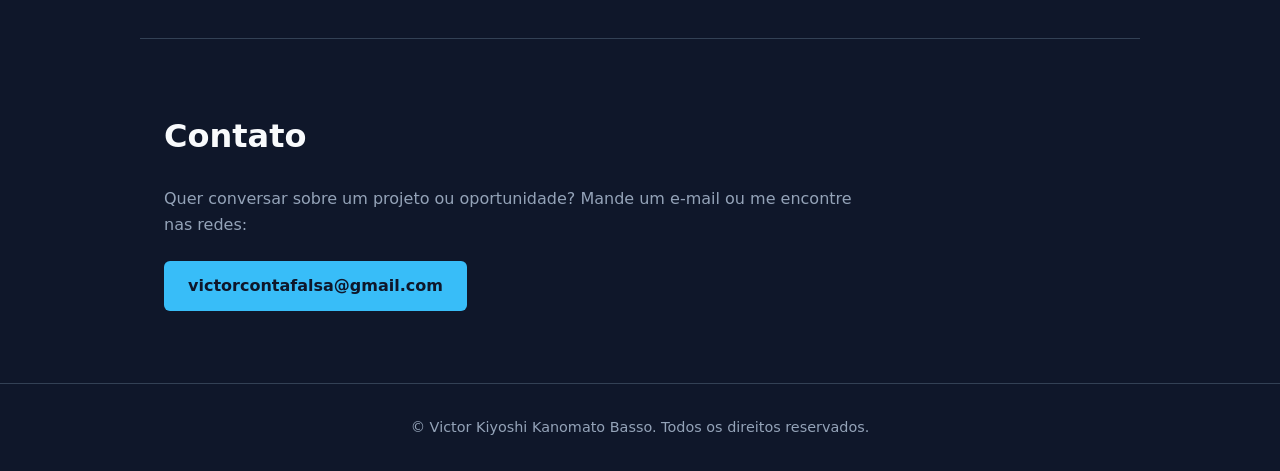
<file: alunos/port.html>
<!DOCTYPE html>
<html lang="pt-BR">
<head>
    <meta charset="UTF-8">
    <meta name="viewport" content="width=device-width, initial-scale=1.0">
    <title>Meu Portfólio</title>
    <link rel="stylesheet" href="style.css">
</head>
<body>

    <header>
        <nav class="container">
            <a href="#inicio" class="logo">Victor Kiyoshi Kanomato Basso</a>
            <ul class="menu">
                <li><a href="#sobre">Sobre</a></li>
                <li><a href="#projetos">Projetos</a></li>
                <li><a href="#habilidades">Habilidades</a></li>
                <li><a href="#contato">Contato</a></li>
            </ul>
        </nav>
    </header>

    <main>
        <section id="inicio" class="hero container">
            <p class="destaque">Olá, eu sou</p>
            <h1>Victor Kiyoshi Kanomato Basso</h1>
            <p class="subtitulo">Desenvolvedor(a) & Criador(a) de Soluções Digitais. Focado(a) em construir experiências limpas, funcionais e eficientes.</p>
            <div class="acoes">
                <a href="#projetos" class="btn btn-primario">Ver Projetos</a>
                <a href="#contato" class="btn btn-secundario">Entrar em Contato</a>
            </div>
        </section>

        <section id="sobre" class="secao container">
            <h2>Sobre Mim</h2>
            <p>
                Escreva aqui um resumo sobre sua trajetória, seus objetivos e o que você faz de melhor. 
                Destaque sua abordagem analítica, disciplina e interesse por resolver problemas reais com tecnologia.
            </p>
        </section>

        <section id="projetos" class="secao container">
            <h2>Projeto em Destaque</h2>
            <div class="grade-projetos">
                <article class="card">
                    <h3>Papilha</h3>
                    <p>Descrição breve do que o projeto faz, qual problema resolve e os resultados alcançados.</p>
                    <ul class="tags">
                        <li>HTML</li>
                        <li>CSS</li>
                        <li>Python</li>
                    </ul>
                    <a href="#" class="link-projeto">Ver projeto &rarr;</a>
                </article>
            </div>
        </section>

        <section id="habilidades" class="secao container">
            <h2>Habilidades</h2>
            <ul class="lista-habilidades">
                <li>HTML5 Semântico</li>
                <li>CSS3 & Layouts Responsivos</li>
                <li>Python</li>
            </ul>
        </section>

        <section id="contato" class="secao container">
            <h2>Contato</h2>
            <p>Quer conversar sobre um projeto ou oportunidade? Mande um e-mail ou me encontre nas redes:</p>
            <div class="links-contato">
                <a href="mailto:victorcontafalsa@gmail.com" class="btn btn-primario">victorcontafalsa@gmail.com</a>
            </div>
        </section>
    </main>

    <footer>
        <div class="container">
            <p>&copy; Victor Kiyoshi Kanomato Basso. Todos os direitos reservados.</p>
        </div>
    </footer>

</body>
</html>
</file>
<file: alunos/guilherme-nicolete/style.css>
* { box-sizing: border-box; margin: 0; padding: 0; }

:root {
  --fundo: #000000;
  --painel: #0b0b0b;
  --aco: #171717;
  --cinza: #333333;
  --ferrugem: #e10600;
  --osso: #ffffff;
  --suave: #b5b5b5;
}

body {
  font-family: "Segoe UI", system-ui, sans-serif;
  color: var(--osso);
  background:
    repeating-linear-gradient(135deg, #0000 0 14px, #ffffff08 14px 15px),
    var(--fundo);
  min-height: 100vh;
  display: grid;
  place-items: center;
  padding: 24px;
}

a { color: inherit; text-decoration: none; }

.painel {
  width: 100%;
  max-width: 1100px;
  background: var(--painel);
  border: 1px solid var(--cinza);
  border-radius: 10px;
  padding: 14px;
  display: grid;
  gap: 14px;
  grid-template-columns: 1fr 1fr 1fr;
  grid-template-areas:
    "topo    topo     topo"
    "foto    titulo   titulo"
    "sobre   projetos projetos"
    "contato contato  redes";
}

.topo {
  grid-area: topo;
  background: var(--aco);
  border-radius: 6px;
  border-left: 6px solid var(--ferrugem);
  padding: 18px 24px;
  display: flex; justify-content: space-between; align-items: center; gap: 12px; flex-wrap: wrap;
}
.nome { font-size: 1.1rem; }
.chip { font-size: .85rem; color: var(--suave); border: 1px solid var(--cinza); padding: 6px 14px; border-radius: 999px; }

.bloco { border-radius: 6px; padding: 26px; background: var(--aco); }
h2 { font-size: 1rem; font-weight: 700; margin-bottom: 14px; color: var(--ferrugem); }

.foto { grid-area: foto; border-radius: 6px; overflow: hidden; background: var(--cinza); min-height: 300px; }
.foto img { width: 100%; height: 100%; object-fit: cover; display: block; filter: grayscale(1) contrast(1.15); }

.titulo { grid-area: titulo; background: var(--ferrugem); color: #ffffff; display: flex; flex-direction: column; justify-content: center; gap: 14px; }
.titulo h1 {
  font-family: Impact, "Haettenschweiler", "Arial Narrow Bold", sans-serif;
  font-size: clamp(2.6rem, 7vw, 5rem);
  line-height: 1; font-weight: 400; text-transform: uppercase; letter-spacing: .01em;
}
.titulo em { font-style: normal; color: #000000; }
.titulo p { font-weight: 600; }

.sobre { grid-area: sobre; font-size: .92rem; line-height: 1.65; }

.projetos { grid-area: projetos; }
.lista { display: grid; grid-template-columns: 1fr 1fr; gap: 14px; }
.projeto { display: grid; gap: 10px; font-weight: 600; }
.projeto img { width: 100%; aspect-ratio: 16 / 10; object-fit: cover; border-radius: 4px; background: var(--cinza); display: block; }
.projeto span { display: flex; justify-content: space-between; }
.projeto:hover span b { color: var(--ferrugem); }

.contato { grid-area: contato; display: flex; flex-direction: column; justify-content: space-between; gap: 36px; border: 1px solid var(--ferrugem); background: transparent; }
.contato span { color: var(--suave); }
.contato strong { font-size: 1.9rem; font-weight: 700; display: flex; justify-content: space-between; }
.contato:hover { background: var(--ferrugem); color: #ffffff; }
.contato:hover span { color: #ffffff; }

.redes { grid-area: redes; display: flex; justify-content: space-around; align-items: center; font-weight: 600; }
.redes a:hover { color: var(--ferrugem); }

a:focus-visible { outline: 2px solid var(--ferrugem); outline-offset: 3px; }

@media (max-width: 820px) {
  .painel {
    grid-template-columns: 1fr;
    grid-template-areas: "topo" "foto" "titulo" "sobre" "projetos" "contato" "redes";
  }
  .lista { grid-template-columns: 1fr; }
  .foto { min-height: 320px; }
  .redes { gap: 16px; padding: 22px; }
}
</file>
<file: alunos/Kimberlyn-silva/style.css>
:root {
    --bg: #0b0b0d;
    --panel: #16161a;
    --panel2: #1b1b20;
    --red: #e10600;
    --cyan: #00f0ff;
    --white: #fff;
    --muted: #9ca3af;
    --line: rgba(255, 255, 255, .11);
    --mono: 'JetBrains Mono', monospace;
    --head: 'Chakra Petch', sans-serif;
    --body: 'Inter', sans-serif
}

* {
    box-sizing: border-box
}

html {
    scroll-behavior: smooth;
    scroll-padding-top: 86px
}

body {
    margin: 0;
    background: var(--bg);
    color: var(--white);
    font-family: var(--body);
    overflow-x: hidden
}

body:before {
    content: "";
    position: fixed;
    inset: 0;
    pointer-events: none;
    z-index: 0;
    opacity: .14;
    background-image: linear-gradient(rgba(255, 255, 255, .05) 1px, transparent 1px), linear-gradient(90deg, rgba(255, 255, 255, .05) 1px, transparent 1px);
    background-size: 42px 42px;
    mask-image: linear-gradient(to bottom, black, transparent 75%)
}

a {
    color: inherit;
    text-decoration: none
}

button,
input,
textarea {
    font: inherit
}

.mono {
    font-family: var(--mono)
}

.container {
    width: min(1180px, calc(100% - 48px));
    margin: auto;
    position: relative;
    z-index: 1
}

.section {
    padding: 110px 0
}

.eyebrow {
    font: 500 11px var(--mono);
    letter-spacing: .18em;
    color: var(--cyan);
    text-transform: uppercase;
    display: flex;
    align-items: center;
    gap: 10px
}

.eyebrow:before {
    content: "";
    width: 22px;
    height: 1px;
    background: var(--cyan)
}

h2.section-title {
    font: 700 clamp(2.2rem, 5vw, 4rem) var(--head);
    letter-spacing: -.03em;
    line-height: .98;
    text-transform: uppercase;
    margin: 18px 0 24px
}

h2.section-title span {
    color: var(--red)
}

.intro {
    max-width: 650px;
    color: var(--muted);
    line-height: 1.8;
    font-size: 15px
}

/* NAV */
nav {
    position: fixed;
    top: 0;
    left: 0;
    right: 0;
    z-index: 20;
    background: rgba(11, 11, 13, .82);
    backdrop-filter: blur(18px);
    border-bottom: 1px solid var(--line)
}

.nav-inner {
    height: 76px;
    display: flex;
    align-items: center;
    justify-content: space-between
}

.brand {
    font: 700 19px var(--head);
    letter-spacing: .06em
}

.brand small {
    font: 10px var(--mono);
    color: var(--cyan);
    display: block;
    margin-top: 1px;
    letter-spacing: .14em
}

.nav-links {
    display: flex;
    align-items: center;
    gap: 28px;
    font-size: 12px;
    color: #c6c6ca
}

.nav-links a:hover {
    color: var(--cyan)
}

.availability {
    font: 10px var(--mono);
    letter-spacing: .05em;
    color: #b7c1bc;
    display: flex;
    align-items: center;
    gap: 8px
}

.pulse {
    width: 7px;
    height: 7px;
    background: #4ade80;
    border-radius: 50%;
    box-shadow: 0 0 10px #4ade80;
    animation: pulse 1.7s infinite
}

@keyframes pulse {
    50% {
        opacity: .35;
        box-shadow: none
    }
}

/* HERO */
.hero {
    min-height: 100vh;
    padding: 120px 0 65px;
    display: flex;
    align-items: center;
    position: relative;
    overflow: hidden
}

.hero-bg {
    position: absolute;
    inset: 0;
    background: url('https://images.unsplash.com/photo-1532906619279-a4b7267faa67?auto=format&fit=crop&w=2000&q=85') center 48%/cover no-repeat;
    filter: brightness(.34) saturate(.65);
    transform: scale(1.04)
}

.hero:after {
    content: "";
    position: absolute;
    inset: 0;
    background: linear-gradient(90deg, #0b0b0d 0%, rgba(11, 11, 13, .86) 40%, rgba(11, 11, 13, .12) 100%), linear-gradient(0deg, #0b0b0d 0%, transparent 30%)
}

.hero-content {
    position: relative;
    z-index: 2;
    max-width: 790px
}

.hero .eyebrow {
    margin-bottom: 26px
}

.hero h1 {
    font: 700 clamp(3.1rem, 8.5vw, 7.4rem)/.9 var(--head);
    letter-spacing: -.045em;
    margin: 0;
    text-transform: uppercase
}

.hero h1 .accent {
    color: var(--red)
}

.hero-sub {
    max-width: 580px;
    color: #c2c4ca;
    line-height: 1.75;
    font-size: 15px;
    margin: 28px 0 30px
}

.actions {
    display: flex;
    gap: 12px;
    flex-wrap: wrap
}

.btn {
    padding: 14px 20px;
    display: inline-flex;
    align-items: center;
    gap: 12px;
    font: 600 11px var(--mono);
    letter-spacing: .08em;
    text-transform: uppercase;
    transition: .25s;
    cursor: pointer;
    border: 1px solid transparent
}

.btn-red {
    background: var(--red);
    color: white
}

.btn-red:hover {
    background: #ff241d;
    transform: translateY(-2px)
}

.btn-ghost {
    border-color: rgba(255, 255, 255, .28);
    background: rgba(255, 255, 255, .02)
}

.btn-ghost:hover {
    border-color: var(--cyan);
    color: var(--cyan)
}

.hero-data {
    position: absolute;
    right: 0;
    bottom: 64px;
    z-index: 2;
    display: flex;
    gap: 34px;
    font: 10px var(--mono);
    color: #a8a8ad
}

.hero-data strong {
    display: block;
    color: white;
    font-size: 15px;
    margin-top: 7px
}

.scroll-cue {
    position: absolute;
    bottom: 28px;
    left: 0;
    color: #74747a;
    font: 9px var(--mono);
    letter-spacing: .15em;
    z-index: 2;
    display: flex;
    align-items: center;
    gap: 12px
}

.scroll-cue:after {
    content: "";
    width: 48px;
    height: 1px;
    background: var(--red)
}

/* ABOUT */
.about-grid {
    display: grid;
    grid-template-columns: .92fr 1.08fr;
    gap: 64px;
    align-items: center
}

.portrait {
    position: relative;
    min-height: 500px;
    background: linear-gradient(135deg, #1a1a20, #0b0b0d 65%);
    border: 1px solid rgba(255, 255, 255, .15);
    overflow: hidden;
    display: flex;
    align-items: center;
    justify-content: center
}

.portrait-photo {
    position: absolute;
    inset: 0;
    width: 100%;
    height: 100%;
    object-fit: cover;
    object-position: center;
    display: block
}

.portrait:before,
.portrait:after {
    content: "";
    position: absolute;
    width: 48px;
    height: 48px;
    border-color: var(--cyan);
    border-style: solid;
    z-index: 2
}

.portrait-caption {
    position: absolute;
    bottom: 16px;
    left: 16px;
    background: rgba(11, 11, 13, .8);
    padding: 10px 12px;
    font: 10px var(--mono);
    color: var(--cyan)
}

.portrait:before,
.portrait:after {
    content: "";
    position: absolute;
    width: 48px;
    height: 48px;
    border-color: var(--cyan);
    border-style: solid
}

.portrait:before {
    top: -8px;
    left: -8px;
    border-width: 1px 0 0 1px
}

.portrait:after {
    bottom: -8px;
    right: -8px;
    border-width: 0 1px 1px 0
}

.portrait-caption {
    position: absolute;
    bottom: 16px;
    left: 16px;
    background: rgba(11, 11, 13, .8);
    padding: 10px 12px;
    font: 10px var(--mono);
    color: var(--cyan)
}

.about-copy p {
    color: #a9a9b1;
    line-height: 1.85;
    font-size: 14px
}

.metrics {
    display: grid;
    grid-template-columns: repeat(2, 1fr);
    gap: 10px;
    margin-top: 32px
}

.metric {
    background: var(--panel);
    border: 1px solid var(--line);
    padding: 20px 18px;
    position: relative
}

.metric:before {
    content: "";
    position: absolute;
    top: 0;
    left: 0;
    width: 22px;
    height: 2px;
    background: var(--red)
}

.metric strong {
    font: 600 30px var(--head);
    display: block
}

.metric span {
    font: 10px var(--mono);
    letter-spacing: .08em;
    color: var(--muted);
    text-transform: uppercase
}

/* PROJECTS */
.projects {
    background: linear-gradient(180deg, transparent, rgba(255, 255, 255, .018), transparent)
}

.project-grid {
    display: grid;
    grid-template-columns: repeat(3, 1fr);
    gap: 16px;
    margin-top: 46px
}

.project {
    background: var(--panel);
    border: 1px solid var(--line);
    overflow: hidden;
    transition: transform .3s, border .3s
}

.project:hover {
    transform: translateY(-6px);
    border-color: rgba(0, 240, 255, .5)
}

.project-img {
    height: 205px;
    position: relative;
    overflow: hidden;
    background-size: cover;
    background-position: center;
    filter: saturate(.7)
}

.project-img:after {
    content: "";
    position: absolute;
    inset: 0;
    background: linear-gradient(0deg, var(--panel), transparent 50%)
}

.project-num {
    position: absolute;
    top: 14px;
    left: 14px;
    z-index: 1;
    font: 10px var(--mono);
    color: var(--cyan)
}

.project-body {
    padding: 0 22px 24px
}

.project h3 {
    font: 600 21px var(--head);
    text-transform: uppercase;
    line-height: 1.12;
    margin: 4px 0 12px
}

.project p {
    font-size: 12px;
    line-height: 1.75;
    color: var(--muted);
    min-height: 62px
}

.tags {
    display: flex;
    gap: 6px;
    flex-wrap: wrap;
    margin: 18px 0
}

.tag {
    border: 1px solid rgba(255, 255, 255, .12);
    padding: 5px 8px;
    color: #b6b6bd;
    font: 9px var(--mono)
}

.project-link {
    color: var(--cyan);
    font: 10px var(--mono);
    letter-spacing: .08em;
    text-transform: uppercase;
    display: inline-flex;
    gap: 10px;
    align-items: center
}

.project-link:hover {
    color: white
}

/* SKILLS */
.skills-grid {
    display: grid;
    grid-template-columns: repeat(3, 1fr);
    gap: 14px;
    margin-top: 45px
}

.skill-panel {
    padding: 26px;
    background: var(--panel);
    border: 1px solid var(--line)
}

.skill-panel h3 {
    font: 600 18px var(--head);
    text-transform: uppercase;
    margin: 0 0 24px
}

.skill {
    margin: 19px 0
}

.skill-label {
    display: flex;
    justify-content: space-between;
    font: 10px var(--mono);
    color: #c5c5ca;
    margin-bottom: 9px
}

.meter {
    height: 5px;
    background: #2a2a30;
    position: relative
}

.meter span {
    display: block;
    height: 100%;
    width: var(--level);
    background: linear-gradient(90deg, var(--red), var(--cyan));
    transform-origin: left;
    animation: load 1.2s ease-out both
}

@keyframes load {
    from {
        transform: scaleX(0)
    }

    to {
        transform: scaleX(1)
    }
}

.skill-note {
    margin-top: 28px;
    color: #666;
    font: 9px var(--mono);
    letter-spacing: .08em
}

/* TIMELINE */
.timeline {
    margin: 48px auto 0;
    max-width: 850px;
    position: relative
}

.timeline:before {
    content: "";
    position: absolute;
    top: 0;
    bottom: 0;
    left: 26px;
    width: 1px;
    background: linear-gradient(var(--cyan), var(--red), transparent)
}

.time-item {
    position: relative;
    padding: 0 0 40px 72px
}

.time-dot {
    position: absolute;
    left: 18px;
    top: 6px;
    width: 17px;
    height: 17px;
    border: 1px solid var(--cyan);
    background: var(--bg);
    transform: rotate(45deg)
}

.time-item:last-child .time-dot {
    border-color: var(--red)
}

.time-year {
    font: 11px var(--mono);
    color: var(--cyan);
    letter-spacing: .1em
}

.time-item h3 {
    font: 600 23px var(--head);
    margin: 8px 0
}

.time-item p {
    color: var(--muted);
    font-size: 13px;
    line-height: 1.75;
    max-width: 610px;
    margin: 0
}

.time-meta {
    font: 10px var(--mono);
    color: #777;
    margin-top: 10px
}

/* CONTACT */
.contact {
    background: var(--panel);
    border-top: 1px solid var(--line)
}

.contact-grid {
    display: grid;
    grid-template-columns: 1fr 1fr;
    gap: 60px;
    margin-top: 45px
}

.contact-info p {
    color: var(--muted);
    line-height: 1.8;
    font-size: 14px
}

.contact-links {
    display: flex;
    flex-direction: column;
    gap: 12px;
    margin-top: 30px
}

.contact-links a {
    font: 11px var(--mono);
    color: #ddd;
    width: max-content;
    border-bottom: 1px solid #444;
    padding-bottom: 6px
}

.contact-links a:hover {
    color: var(--cyan);
    border-color: var(--cyan)
}

form {
    display: grid;
    gap: 14px
}

.field label {
    display: block;
    color: #888;
    font: 10px var(--mono);
    letter-spacing: .08em;
    margin-bottom: 8px
}

.field input,
.field textarea {
    width: 100%;
    background: #0c0c0f;
    border: 1px solid #33333a;
    padding: 14px;
    color: white;
    outline: none;
    font: 12px var(--mono);
    transition: border .2s
}

.field input:focus,
.field textarea:focus {
    border-color: var(--cyan)
}

.field textarea {
    min-height: 120px;
    resize: vertical
}

.form-msg {
    font: 10px var(--mono);
    color: var(--cyan);
    min-height: 14px
}

.footer {
    padding: 26px 0;
    border-top: 1px solid var(--line);
    background: var(--bg)
}

.footer-inner {
    display: flex;
    justify-content: space-between;
    gap: 15px;
    flex-wrap: wrap;
    color: #707078;
    font: 9px var(--mono);
    letter-spacing: .06em
}

.footer b {
    color: #bcbcc2;
    font-weight: 500
}

.top-btn {
    position: fixed;
    right: 22px;
    bottom: 22px;
    z-index: 10;
    background: var(--red);
    color: #fff;
    border: 0;
    width: 42px;
    height: 42px;
    font: 16px var(--mono);
    opacity: 0;
    pointer-events: none;
    transition: .3s
}

.top-btn.show {
    opacity: 1;
    pointer-events: auto
}

.reveal {
    opacity: 1;
    transform: none
}

@media(max-width:900px) {
    .nav-links {
        gap: 16px
    }

    .availability {
        display: none
    }

    .about-grid {
        gap: 35px
    }

    .project-grid {
        grid-template-columns: repeat(2, 1fr)
    }

    .skills-grid {
        grid-template-columns: 1fr
    }

    .hero-data {
        position: relative;
        bottom: auto;
        right: auto;
        margin-top: 60px
    }

    .hero-content {
        max-width: 100%
    }
}

@media(max-width:640px) {
    .container {
        width: min(100% - 34px, 1180px)
    }

    .section {
        padding: 78px 0
    }

    .nav-inner {
        height: 66px
    }

    .nav-inner {
        height: auto;
        min-height: 66px;
        flex-wrap: wrap;
        padding: 12px 0;
        gap: 12px
    }

    .nav-links {
        order: 3;
        width: 100%;
        display: flex;
        gap: 18px;
        overflow-x: auto;
        padding: 8px 0 4px;
        white-space: nowrap
    }

    .availability {
        display: none
    }

    .hero {
        padding: 115px 0 70px;
        min-height: auto
    }

    .hero h1 {
        font-size: clamp(3rem, 15vw, 5rem)
    }

    .hero-data {
        gap: 20px;
        flex-wrap: wrap
    }

    .hero-data strong {
        font-size: 13px
    }

    .about-grid,
    .contact-grid {
        grid-template-columns: 1fr
    }

    .portrait {
        min-height: 390px;
        order: 2
    }

    .about-copy {
        order: 1
    }

    .project-grid {
        grid-template-columns: 1fr
    }

    .project-img {
        height: 215px
    }

    .metrics {
        gap: 8px
    }

    .metric {
        padding: 15px
    }

    .metric strong {
        font-size: 26px
    }

    .contact-grid {
        gap: 32px
    }

    .footer-inner {
        flex-direction: column
    }

    .scroll-cue {
        position: relative;
        margin-top: 30px;
        bottom: auto
    }

    .hero-data {
        margin-top: 38px
    }
}
</file>
<file: alunos/leticia-morato/style.css>
:root {
    --fundo: #f8efec;
    --card: #fadbd6;
    --card-forte: #f7a9a0;
    --linha: #f2a79f;
    --texto: #1c1614;
    --gap: 16px;
    --raio: 20px;
  }

  * { box-sizing: border-box; margin: 0; }

  html {
    min-height: 100%;
  }

  body {
    font-family: "Outfit", "Segoe UI", system-ui, sans-serif;
    color: var(--texto);
    background: linear-gradient(218deg,rgba(114, 115, 171, 1) 0%, rgba(172, 136, 189, 1) 50%, rgba(143, 83, 129, 1) 100%);
    padding: 24px;
    min-height: 100vh;
    place-items: center;
    display: grid;
  }

  .pagina {
    max-width: 1100px;
    margin: 0 auto;
    background: var(--fundo);
    border-radius: 24px;
    padding: var(--gap);
    display: grid;
    gap: var(--gap);
  }

  .card {
    background: var(--card);
    border-radius: var(--raio);
    padding: 28px;
    overflow: hidden;
  }

  .topo {
    display: flex;
    justify-content: space-between;
    align-items: center;
    padding: 0px;
    background-color: #d8e1e8;
  }
  .logo { font-size: 1.1rem; font-weight: 700; padding: 22px 28px;}
  .logo span { font-weight: 400; font-style: italic; }
  .topo nav { display: flex; gap: 32px; }
  .topo a {
    font-size: .80rem;
    letter-spacing: .06em;
    text-transform: uppercase;
    color: inherit;
    text-decoration: none;
  }
  .topo a:hover { text-decoration: underline; }

  .mosaico {
    display: grid;
    grid-template-columns: repeat(12, 1fr);
    grid-template-rows: 340px 130px 64px;
    gap: var(--gap);
  }

  .titulo   { grid-column: 1 / 6;   grid-row: 1; position: relative; display: flex; align-items: center; }
  .foto     { grid-column: 6 / 9;   grid-row: 1; padding: 0; }
  .projetos { grid-column: 9 / 13;  grid-row: 1 / 3; display: flex; flex-direction: column; padding: 0 28px; }
  .bio      { grid-column: 1 / 5;   grid-row: 2 / 4; display: flex; flex-direction: column; justify-content: center; gap: 18px; background-color:#cfc0d7; }
  .contato  { grid-column: 5 / 9;   grid-row: 2 / 4; }
  .social   { grid-column: 9 / 13;  grid-row: 3; display: flex; justify-content: space-around; align-items: center; padding: 0 40px; background-color:#e0d7e9;}

  .titulo h1 {
    font-size: clamp(1.8rem, 3.2vw, 2.6rem);
    line-height: 1.12;
    font-weight: 700;
  }
  .titulo h1 em { font-weight: 300; }
  .bow {
    position: absolute;
    top: 18px;
    right: 14px;
    width: 80px;
    opacity: .5;
  }
  .pasta {
    width: 43px;
    opacity: .5;
    margin-right: 20px;
  }

  .foto img {
    width: 100%;
    height: 100%;
    object-fit: cover;
    display: block;
    background: linear-gradient(160deg, #e9b7ae, #f5d6cf);
  }

  .bio p { font-size: .85rem; line-height: 1.5; font-weight: 400; }
  .bio strong { font-weight: 600; }

  .contato {
    background: linear-gradient(160deg, #f9b9b0, var(--card-forte));
    color: inherit;
    text-decoration: none;
    display: flex;
    flex-direction: column;
    justify-content: space-between;
    transition: transform .2s;
  }
  .contato:hover { transform: translateY(-3px); }
  .contato .linha-topo {
    display: flex;
    justify-content: space-between;
    font-size: 1.1rem;
    font-weight: 300;
  }
  .contato .linha-topo b { font-size: 1.3rem; font-weight: 300; }
  .contato strong { font-size: 2.1rem; font-weight: 400; }

  .projeto-link {
    text-decoration: none;
    color: var(--texto);
  }

  .projeto-item {
    flex: 1;                          /* os dois dividem a altura igualmente */
    display: flex;
    align-items: center;              /* centraliza o bloco verticalmente */
    border-top: 1px solid var(--linha);
    font-weight: 600;
    font-size: 1rem;
  }
  .projeto-item:first-child { border-top: 0; }

  .projeto-item .conteudo {
    display: flex;
    flex-direction: column;
    gap: 14px;
    width: 100%;
    transition: transform .2s;
  }
  .projeto-link:hover .conteudo { transform: translateY(-3px); }

  .cabecalho {
    display: flex;
    justify-content: space-between;
    align-items: center;
  }
  .seta { line-height: 1; transition: transform .2s; }
  .projeto-link:hover .seta { transform: translate(2px, -2px); }

  .miniatura {
    display: block;
    aspect-ratio: 16 / 9;
    border-radius: 12px;
    background: linear-gradient(135deg, #d9a39a, #f6d8d1 60%, #fff);
    overflow: hidden;
  }
  .miniatura img {
    width: 100%;
    height: 100%;
    object-fit: cover;
    display: block;
  }

  .social a {
    font-size: .75rem;
    letter-spacing: .06em;
    text-transform: uppercase;
    color: inherit;
    text-decoration: none;
  }
  .social a:hover { text-decoration: underline; }
</file>
<file: alunos/thaisa-silva/style.css>
/* Configuração Geral - Fundo preto clássico da Fiel */
body {
    background-color: #121212;
    font-family: 'Helvetica Neue', Arial, sans-serif;
    margin: 0;
    padding: 40px 20px;
    display: flex;
    justify-content: center;
    align-items: center;
    min-height: 100vh;
    color: #ffffff;
}

.portfolio-container {
    width: 100%;
    max-width: 900px;
    display: flex;
    flex-direction: column;
    gap: 20px;
}

/* Estilo dos Cards Principais */
.card {
    background-color: #1a1a1a;
    border: 2px solid #ffffff;
    padding: 40px;
    display: grid;
    grid-template-columns: 1fr 1fr;
    gap: 30px;
    align-items: center;
    box-shadow: 0 10px 30px rgba(0, 0, 0, 0.8);
}

/* Bloco 1: Hero / Apresentação */
.hero-text h1 {
    font-size: 2.2rem;
    letter-spacing: 2px;
    color: #ffffff;
    margin: 10px 0 20px 0;
    line-height: 1.1;
    font-weight: 950;
}

.tag {
    font-size: 0.75rem;
    letter-spacing: 3px;
    color: #ffffff;
    background-color: #000000;
    padding: 4px 8px;
    border: 1px solid #ffffff;
    font-weight: bold;
}

.hero-text p {
    color: #cccccc;
    font-size: 0.95rem;
    line-height: 1.6;
}

.hero-image img {
    width: 100%;
    height: 250px;
    object-fit: cover;
    border: 2px solid #ffffff;
}

/* Bloco 2: Índice */
.contents-card {
    grid-template-columns: 1fr;
    background-color: #000000;
}

.contents-card h2 {
    font-size: 1.2rem;
    letter-spacing: 2px;
    margin-bottom: 20px;
    border-bottom: 2px solid #ffffff;
    padding-bottom: 10px;
    color: #ffffff;
}

.contents-list {
    list-style: none;
    padding: 0;
    margin: 0;
    display: grid;
    grid-template-columns: 1fr 1fr;
    gap: 15px;
}

.contents-list li {
    font-size: 0.95rem;
    color: #dddddd;
}

.contents-list span {
    color: #ffffff;
    font-weight: bold;
    margin-right: 15px;
    background: #222;
    padding: 2px 6px;
    border-radius: 3px;
}

/* Bloco 3: Grade dos 3 Blocos Lado a Lado */
.container-tres-blocos {
    display: grid;
    grid-template-columns: repeat(3, 1fr);
    gap: 20px;
}

.card-pequeno {
    background-color: #1a1a1a;
    border: 2px solid #ffffff;
    padding: 20px;
    color: #ffffff;
    display: flex;
    flex-direction: column;
    justify-content: space-between;
}

.card-pequeno img {
    height: 130px;
    object-fit: cover;
    border: 1px solid #ffffff;
    margin-bottom: 15px;
}

.card-pequeno h3 {
    font-size: 1.05rem;
    margin-top: 0;
    color: #ffffff;
}

.card-pequeno p {
    color: #cccccc;
    font-size: 0.88rem;
    line-height: 1.5;
}

/* Lista interna de certificados no card 3 */
.lista-certificados {
    padding-left: 15px;
    color: #cccccc;
    font-size: 0.85rem;
    margin: 0;
}

.lista-certificados li {
    margin-bottom: 8px;
}

/* Responsividade para telemóveis e tablets */
@media (max-width: 768px) {
    .card, .contents-list, .container-tres-blocos {
        grid-template-columns: 1fr;
    }
}
</file>
<file: alunos/victor-kiyoshi/style.css>
/* Configurações Gerais e Variáveis */
:root {
    --cor-fundo: #0f172a;
    --cor-superficie: #1e293b;
    --cor-texto: #f8fafc;
    --cor-texto-secundario: #94a3b8;
    --cor-destaque: #38bdf8;
    --cor-destaque-hover: #0284c7;
    --borda: #334155;
}

* {
    margin: 0;
    padding: 0;
    box-sizing: border-box;
}

html {
    scroll-behavior: smooth;
    font-family: system-ui, -apple-system, BlinkMacSystemFont, 'Segoe UI', Roboto, sans-serif;
}

body {
    background-color: var(--cor-fundo);
    color: var(--cor-texto);
    line-height: 1.6;
}

.container {
    max-width: 1000px;
    margin: 0 auto;
    padding: 0 1.5rem;
}

/* Cabeçalho e Navegação */
header {
    background-color: rgba(15, 23, 42, 0.9);
    border-bottom: 1px solid var(--borda);
    position: sticky;
    top: 0;
}

header nav {
    display: flex;
    justify-content: space-between;
    align-items: center;
    height: 4.5rem;
}

.logo {
    font-size: 1.5rem;
    font-weight: 700;
    color: var(--cor-texto);
    text-decoration: none;
}

.logo span {
    color: var(--cor-destaque);
}

.menu {
    display: flex;
    list-style: none;
    gap: 1.5rem;
}

.menu a {
    color: var(--cor-texto-secundario);
    text-decoration: none;
    font-weight: 500;
    transition: color 0.2s;
}

.menu a:hover {
    color: var(--cor-destaque);
}

/* Seção Principal (Hero) */
.hero {
    padding: 6rem 1.5rem;
}

.hero .destaque {
    color: var(--cor-destaque);
    font-weight: 600;
    margin-bottom: 0.5rem;
}

.hero h1 {
    font-size: clamp(2.5rem, 5vw, 4rem);
    line-height: 1.1;
    margin-bottom: 1rem;
}

.hero .subtitulo {
    color: var(--cor-texto-secundario);
    font-size: 1.2rem;
    max-width: 600px;
    margin-bottom: 2rem;
}

/* Botões */
.acoes, .links-contato {
    display: flex;
    flex-wrap: wrap;
    gap: 1rem;
}

.btn {
    display: inline-block;
    padding: 0.75rem 1.5rem;
    border-radius: 6px;
    text-decoration: none;
    font-weight: 600;
    transition: background-color 0.2s, border-color 0.2s;
}

.btn-primario {
    background-color: var(--cor-destaque);
    color: #0f172a;
}

.btn-primario:hover {
    background-color: var(--cor-destaque-hover);
    color: var(--cor-texto);
}

.btn-secundario {
    border: 1px solid var(--borda);
    color: var(--cor-texto);
}

.btn-secundario:hover {
    border-color: var(--cor-destaque);
    color: var(--cor-destaque);
}

/* Seções Gerais */
.secao {
    padding: 4.5rem 1.5rem;
    border-top: 1px solid var(--borda);
}

.secao h2 {
    font-size: 2rem;
    margin-bottom: 1.5rem;
}

.secao p {
    color: var(--cor-texto-secundario);
    max-width: 700px;
}

/* Projetos */
.grade-projetos {
    display: grid;
    grid-template-columns: repeat(auto-fit, minmax(280px, 1fr));
    gap: 1.5rem;
    margin-top: 2rem;
}

.card {
    background-color: var(--cor-superficie);
    border: 1px solid var(--borda);
    border-radius: 8px;
    padding: 1.5rem;
    display: flex;
    flex-direction: column;
    justify-content: space-between;
}

.card h3 {
    margin-bottom: 0.75rem;
    font-size: 1.25rem;
}

.card p {
    font-size: 0.95rem;
    margin-bottom: 1.5rem;
}

.tags {
    display: flex;
    flex-wrap: wrap;
    gap: 0.5rem;
    list-style: none;
    margin-bottom: 1.5rem;
}

.tags li {
    background-color: var(--cor-fundo);
    color: var(--cor-destaque);
    font-size: 0.8rem;
    padding: 0.25rem 0.6rem;
    border-radius: 4px;
}

.link-projeto {
    color: var(--cor-destaque);
    text-decoration: none;
    font-weight: 600;
    font-size: 0.95rem;
}

.link-projeto:hover {
    text-decoration: underline;
}

/* Habilidades */
.lista-habilidades {
    display: flex;
    flex-wrap: wrap;
    gap: 0.75rem;
    list-style: none;
}

.lista-habilidades li {
    background-color: var(--cor-superficie);
    border: 1px solid var(--borda);
    padding: 0.5rem 1rem;
    border-radius: 6px;
    font-size: 0.95rem;
}

/* Contato e Rodapé */
#contato p {
    margin-bottom: 1.5rem;
}

footer {
    border-top: 1px solid var(--borda);
    padding: 2rem 0;
    text-align: center;
    color: var(--cor-texto-secundario);
    font-size: 0.9rem;
}

/* Responsividade para Celulares */
@media (max-width: 600px) {
    header nav {
        flex-direction: column;
        height: auto;
        padding: 1rem 0;
        gap: 0.75rem;
    }

    .menu {
        gap: 1rem;
        font-size: 0.9rem;
    }
}
</file>
<file: alunos/style.css>
/* Configurações Gerais e Variáveis */
:root {
    --cor-fundo: #0f172a;
    --cor-superficie: #1e293b;
    --cor-texto: #f8fafc;
    --cor-texto-secundario: #94a3b8;
    --cor-destaque: #38bdf8;
    --cor-destaque-hover: #0284c7;
    --borda: #334155;
}

* {
    margin: 0;
    padding: 0;
    box-sizing: border-box;
}

html {
    scroll-behavior: smooth;
    font-family: system-ui, -apple-system, BlinkMacSystemFont, 'Segoe UI', Roboto, sans-serif;
}

body {
    background-color: var(--cor-fundo);
    color: var(--cor-texto);
    line-height: 1.6;
}

.container {
    max-width: 1000px;
    margin: 0 auto;
    padding: 0 1.5rem;
}

/* Cabeçalho e Navegação */
header {
    background-color: rgba(15, 23, 42, 0.9);
    border-bottom: 1px solid var(--borda);
    position: sticky;
    top: 0;
}

header nav {
    display: flex;
    justify-content: space-between;
    align-items: center;
    height: 4.5rem;
}

.logo {
    font-size: 1.5rem;
    font-weight: 700;
    color: var(--cor-texto);
    text-decoration: none;
}

.logo span {
    color: var(--cor-destaque);
}

.menu {
    display: flex;
    list-style: none;
    gap: 1.5rem;
}

.menu a {
    color: var(--cor-texto-secundario);
    text-decoration: none;
    font-weight: 500;
    transition: color 0.2s;
}

.menu a:hover {
    color: var(--cor-destaque);
}

/* Seção Principal (Hero) */
.hero {
    padding: 6rem 1.5rem;
}

.hero .destaque {
    color: var(--cor-destaque);
    font-weight: 600;
    margin-bottom: 0.5rem;
}

.hero h1 {
    font-size: clamp(2.5rem, 5vw, 4rem);
    line-height: 1.1;
    margin-bottom: 1rem;
}

.hero .subtitulo {
    color: var(--cor-texto-secundario);
    font-size: 1.2rem;
    max-width: 600px;
    margin-bottom: 2rem;
}

/* Botões */
.acoes, .links-contato {
    display: flex;
    flex-wrap: wrap;
    gap: 1rem;
}

.btn {
    display: inline-block;
    padding: 0.75rem 1.5rem;
    border-radius: 6px;
    text-decoration: none;
    font-weight: 600;
    transition: background-color 0.2s, border-color 0.2s;
}

.btn-primario {
    background-color: var(--cor-destaque);
    color: #0f172a;
}

.btn-primario:hover {
    background-color: var(--cor-destaque-hover);
    color: var(--cor-texto);
}

.btn-secundario {
    border: 1px solid var(--borda);
    color: var(--cor-texto);
}

.btn-secundario:hover {
    border-color: var(--cor-destaque);
    color: var(--cor-destaque);
}

/* Seções Gerais */
.secao {
    padding: 4.5rem 1.5rem;
    border-top: 1px solid var(--borda);
}

.secao h2 {
    font-size: 2rem;
    margin-bottom: 1.5rem;
}

.secao p {
    color: var(--cor-texto-secundario);
    max-width: 700px;
}

/* Projetos */
.grade-projetos {
    display: grid;
    grid-template-columns: repeat(auto-fit, minmax(280px, 1fr));
    gap: 1.5rem;
    margin-top: 2rem;
}

.card {
    background-color: var(--cor-superficie);
    border: 1px solid var(--borda);
    border-radius: 8px;
    padding: 1.5rem;
    display: flex;
    flex-direction: column;
    justify-content: space-between;
}

.card h3 {
    margin-bottom: 0.75rem;
    font-size: 1.25rem;
}

.card p {
    font-size: 0.95rem;
    margin-bottom: 1.5rem;
}

.tags {
    display: flex;
    flex-wrap: wrap;
    gap: 0.5rem;
    list-style: none;
    margin-bottom: 1.5rem;
}

.tags li {
    background-color: var(--cor-fundo);
    color: var(--cor-destaque);
    font-size: 0.8rem;
    padding: 0.25rem 0.6rem;
    border-radius: 4px;
}

.link-projeto {
    color: var(--cor-destaque);
    text-decoration: none;
    font-weight: 600;
    font-size: 0.95rem;
}

.link-projeto:hover {
    text-decoration: underline;
}

/* Habilidades */
.lista-habilidades {
    display: flex;
    flex-wrap: wrap;
    gap: 0.75rem;
    list-style: none;
}

.lista-habilidades li {
    background-color: var(--cor-superficie);
    border: 1px solid var(--borda);
    padding: 0.5rem 1rem;
    border-radius: 6px;
    font-size: 0.95rem;
}

/* Contato e Rodapé */
#contato p {
    margin-bottom: 1.5rem;
}

footer {
    border-top: 1px solid var(--borda);
    padding: 2rem 0;
    text-align: center;
    color: var(--cor-texto-secundario);
    font-size: 0.9rem;
}

/* Responsividade para Celulares */
@media (max-width: 600px) {
    header nav {
        flex-direction: column;
        height: auto;
        padding: 1rem 0;
        gap: 0.75rem;
    }

    .menu {
        gap: 1rem;
        font-size: 0.9rem;
    }
}
</file>
